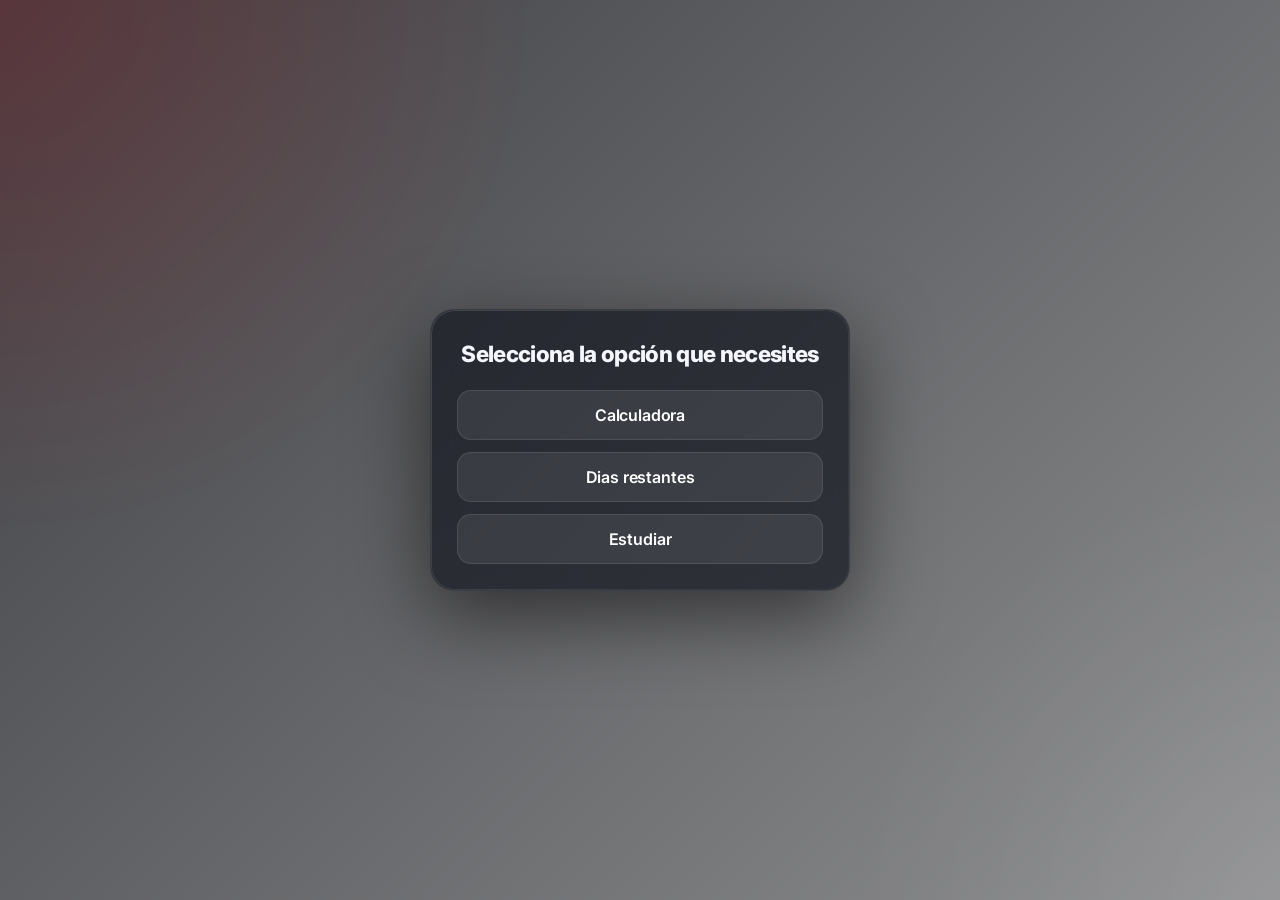
<file: index.html>
<!doctype html>
<html lang="en">
  <head>
    <meta charset="UTF-8" />
    <meta name="viewport" content="width=device-width,initial-scale=1.0" />
    <script src="ip.js"></script>

    <title>Dashboard</title>
    <link rel="stylesheet" href="style.css" />
  </head>
  <body>
    <div class="contenedor">
      <h2>Selecciona la opción que necesites</h2>
      <a href="calculadora/index.html"> Calculadora </a>
      <a href="dias/index.html"> Dias restantes </a>
      <a href="estudios/index.html"> Estudiar</a>
    </div>
  </body>
  <script src="ip.js"></script>
</html>
</file>
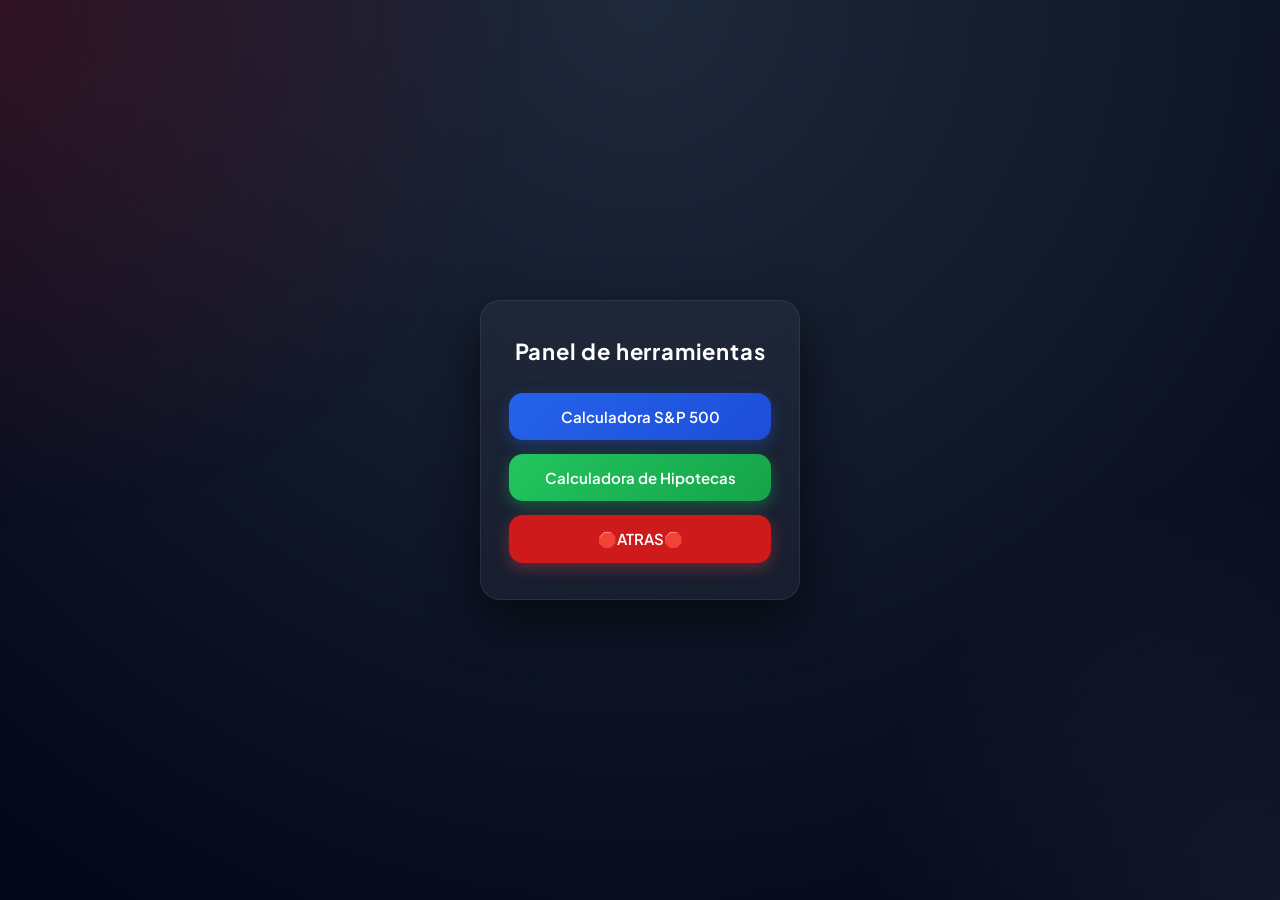
<file: calculadora/index.html>
<!doctype html>
<html lang="es">
  <head>
    <meta charset="UTF-8" />
    <meta name="viewport" content="width=device-width, initial-scale=1.0" />
    <title>Dashboard</title>
    <link rel="stylesheet" href="../style.css" />
    <script src="../ip.js"></script>
    <link
      href="https://fonts.googleapis.com/css2?family=Plus+Jakarta+Sans:wght@400;500;600;700&display=swap"
      rel="stylesheet"
    />
    <style>
      * {
        margin: 0;
        padding: 0;
        box-sizing: border-box;
        font-family:
          "Plus Jakarta Sans",
          system-ui,
          -apple-system,
          Segoe UI,
          Roboto,
          sans-serif;
      }

      body {
        height: 100vh;
        display: flex;
        justify-content: center;
        align-items: center;
        background: radial-gradient(circle at top, #1e293b, #020617);
        color: white;
      }

      .dashboard {
        background: rgba(255, 255, 255, 0.04);
        backdrop-filter: blur(12px);
        border: 1px solid rgba(255, 255, 255, 0.08);
        border-radius: 20px;
        padding: 36px 28px;
        width: 320px;
        text-align: center;
        box-shadow: 0 20px 50px rgba(0, 0, 0, 0.6);
        transition:
          transform 0.3s,
          box-shadow 0.3s;
      }

      .dashboard:hover {
        transform: translateY(-3px);
        box-shadow: 0 25px 60px rgba(0, 0, 0, 0.7);
      }

      .dashboard h1 {
        font-size: 22px;
        margin-bottom: 28px;
        font-weight: 700;
        letter-spacing: 0.8px;
      }

      .links {
        display: flex;
        flex-direction: column;
        gap: 14px;
      }

      .links a {
        text-decoration: none;
        color: white;
        padding: 14px 0;
        border-radius: 14px;
        font-weight: 600;
        font-size: 15px;
        transition: all 0.3s ease;
        box-shadow: 0 5px 15px rgba(37, 99, 235, 0.35);
        background: linear-gradient(135deg, #2563eb, #1d4ed8);
      }

      .links a:hover {
        transform: translateY(-2px);
        box-shadow: 0 10px 25px rgba(37, 99, 235, 0.6);
      }

      .links a:nth-child(2) {
        background: linear-gradient(135deg, #22c55e, #16a34a);
        box-shadow: 0 5px 15px rgba(34, 197, 94, 0.35);
      }

      .links a:nth-child(2):hover {
        box-shadow: 0 10px 25px rgba(34, 197, 94, 0.6);
      }

      /* animación suave al entrar */
      @keyframes fadeIn {
        from {
          opacity: 0;
          transform: translateY(8px);
        }
        to {
          opacity: 1;
          transform: translateY(0);
        }
      }

      .dashboard {
        animation: fadeIn 0.6s ease;
      }
      .links a.redS {
        background: #ce1a1a !important; /* rojo sólido */
        box-shadow: 0 5px 15px rgba(239, 68, 68, 0.35) !important;
        color: #ffffff !important;
      }

      .links a.redS:hover {
        transform: translateY(-2px);
        background: #ec1616 !important; /* rojo más claro al pasar el mouse */
        box-shadow: 0 10px 25px rgba(226, 56, 56, 0.6) !important;
      }
    </style>
  </head>

  <body>
    <div class="dashboard">
      <h1>Panel de herramientas</h1>
      <div class="links">
        <a href="calculadora.html">Calculadora S&P 500</a>
        <a href="calculadora-hipoteca.html">Calculadora de Hipotecas</a>
        <a href="../index.html" class="redS">🛑ATRAS🛑</a>
      </div>
    </div>
  </body>
</html>
</file>
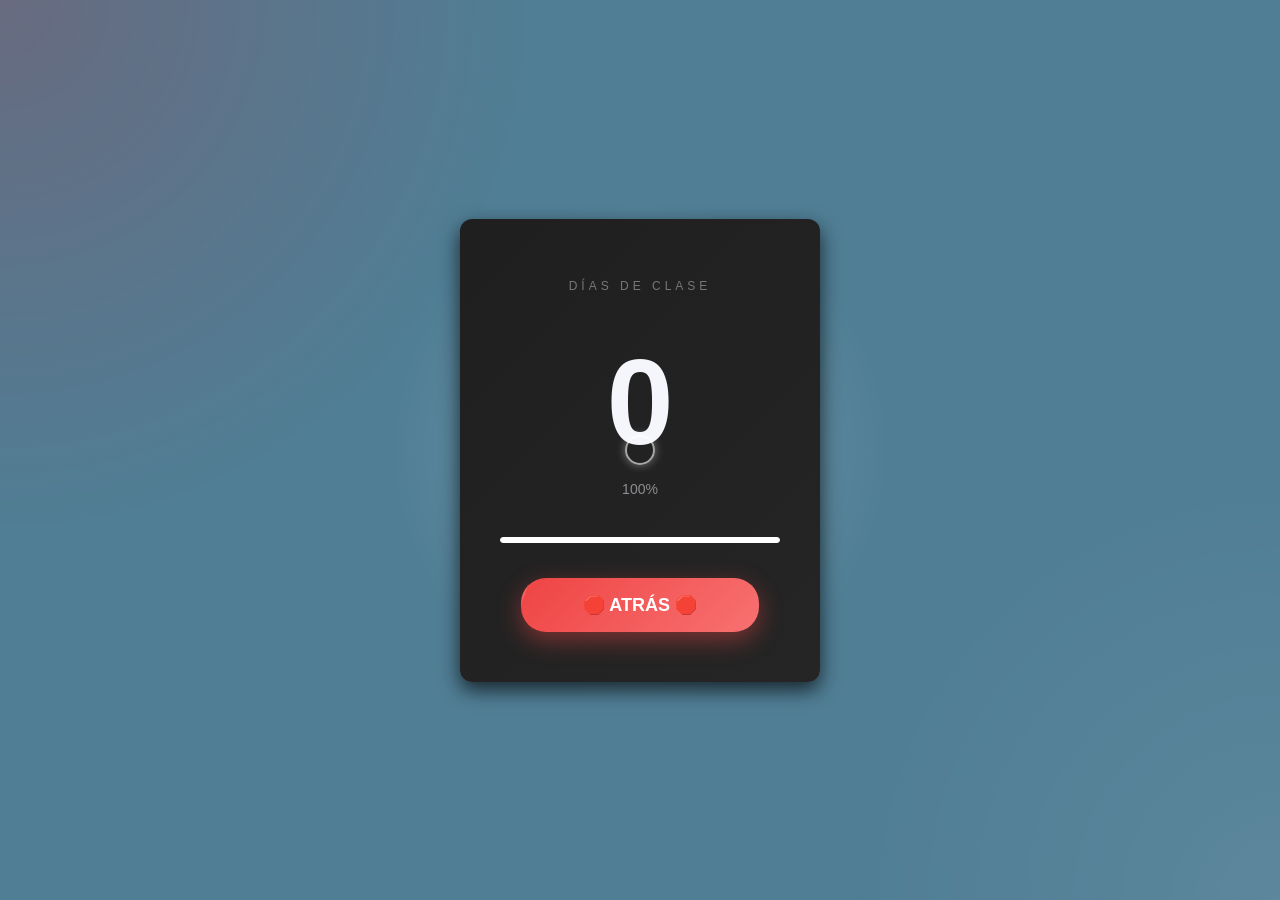
<file: dias/index.html>
<!doctype html>
<html lang="es">
  <head>
    <meta charset="UTF-8" />
    <meta name="viewport" content="width=device-width, initial-scale=1.0" />
    <title>Clases</title>
    <script src="../ip.js"></script>
    <style>
      * {
        margin: 0;
        padding: 0;
        box-sizing: border-box;
        font-family:
          -apple-system, BlinkMacSystemFont, "Segoe UI", Roboto, sans-serif;
      }

      body {
        height: 100vh;
        display: flex;
        justify-content: center;
        align-items: center;
        background: #050505;
        overflow: hidden;
        position: relative;
        cursor: none;
      }

      /* Linterna */
      .luz {
        position: fixed;
        width: 500px;
        height: 500px;
        pointer-events: none;
        border-radius: 50%;
        background: radial-gradient(
          circle,
          rgba(255, 255, 255, 0.08),
          transparent 70%
        );
        transition: background 0.3s;
        mix-blend-mode: screen;
      }

      .cursor {
        position: fixed;
        width: 30px;
        height: 30px;
        pointer-events: none;
        border-radius: 50%;
        border: 2px solid rgba(255, 255, 255, 0.6);
        box-shadow: 0 0 10px rgba(255, 255, 255, 0.4);
        z-index: 5;
      }

      /* Tarjeta */
      .card {
        width: 360px;
        padding: 60px 40px 50px;
        border-radius: 40px;
        background: rgba(255, 255, 255, 0.05);
        backdrop-filter: blur(30px);
        text-align: center;
        box-shadow: 0 0 40px rgba(255, 255, 255, 0.05);
        position: relative;
      }

      .label {
        font-size: 12px;
        letter-spacing: 4px;
        opacity: 0.4;
        margin-bottom: 40px;
      }
      .numero {
        font-size: 120px;
        font-weight: 600;
        transition: all 0.5s cubic-bezier(0.4, 0, 0.2, 1);
      }
      .numero.animate {
        transform: scale(1.08);
        opacity: 0.8;
      }
      .porcentaje {
        margin-top: 10px;
        font-size: 14px;
        opacity: 0.5;
      }
      .progress-wrapper {
        margin-top: 40px;
        height: 6px;
        width: 100%;
        background: rgba(255, 255, 255, 0.08);
        border-radius: 10px;
        overflow: hidden;
      }
      .progress {
        height: 100%;
        width: 0%;
        background: white;
        border-radius: 10px;
        transition: width 1s cubic-bezier(0.4, 0, 0.2, 1);
      }

      /* BOTÓN ROJO BONITO */
      .back-btn {
        display: block;
        margin: 35px auto 0;
        padding: 16px 0;
        width: 85%;
        text-align: center;
        text-decoration: none;
        color: #fff;
        font-weight: 700;
        font-size: 18px;
        border-radius: 25px;
        background: linear-gradient(135deg, #ef4444, #f87171);
        box-shadow: 0 8px 25px rgba(239, 68, 68, 0.45);
        transition: all 0.4s ease;
        position: relative;
        overflow: hidden;
      }

      .back-btn:hover {
        transform: translateY(-3px);
        background: linear-gradient(135deg, #f87171, #ef4444);
        box-shadow: 0 12px 35px rgba(239, 68, 68, 0.6);
      }

      .back-btn::before {
        content: "";
        position: absolute;
        top: 0;
        left: -100%;
        width: 100%;
        height: 100%;
        background: rgba(255, 255, 255, 0.15);
        transform: skewX(-20deg);
        transition: all 0.5s ease;
      }

      .back-btn:hover::before {
        left: 100%;
      }
    </style>
    <link rel="stylesheet" href="../style.css" />
  </head>
  <body>
    <div class="luz" id="luz"></div>
    <div class="cursor" id="cursor"></div>

    <div class="card">
      <div class="label">DÍAS DE CLASE</div>
      <div class="numero" id="dias">40</div>
      <div class="porcentaje" id="porcentaje">0%</div>
      <div class="progress-wrapper">
        <div class="progress" id="barra"></div>
      </div>

      <!-- Botón Rojo Bonito -->
      <a href="../index.html" class="back-btn">🛑 ATRÁS 🛑</a>
    </div>

    <script>
      const TOTAL_DIAS = 40;
      const diasClase = [
        "2026-03-02",
        "2026-03-03",
        "2026-03-04",
        "2026-03-05",
        "2026-03-06",
        "2026-03-09",
        "2026-03-10",
        "2026-03-11",
        "2026-03-12",
        "2026-03-13",
        "2026-03-16",
        "2026-03-17",
        "2026-03-18",
        "2026-03-23",
        "2026-03-24",
        "2026-03-25",
        "2026-03-26",
        "2026-03-27",
        "2026-04-13",
        "2026-04-14",
        "2026-04-15",
        "2026-04-16",
        "2026-04-17",
        "2026-04-20",
        "2026-04-21",
        "2026-04-22",
        "2026-04-23",
        "2026-04-24",
        "2026-04-27",
        "2026-04-28",
        "2026-04-29",
        "2026-04-30",
        "2026-05-04",
        "2026-05-05",
        "2026-05-06",
        "2026-05-07",
        "2026-05-08",
        "2026-05-11",
        "2026-05-12",
        "2026-05-13",
      ];

      let ultimoValor = null;

      function calcularRestantes() {
        const ahora = new Date();
        let restantes = 0;
        diasClase.forEach((fecha) => {
          const momento = new Date(fecha + "T15:15:00");
          if (ahora < momento) restantes++;
        });
        return restantes;
      }

      function actualizar() {
        const restantes = calcularRestantes();
        const completado = TOTAL_DIAS - restantes;
        const porcentaje = (completado / TOTAL_DIAS) * 100;

        const numero = document.getElementById("dias");
        if (ultimoValor !== restantes) {
          numero.classList.add("animate");
          setTimeout(() => numero.classList.remove("animate"), 400);
          ultimoValor = restantes;
        }
        numero.textContent = restantes;
        document.getElementById("porcentaje").textContent =
          porcentaje.toFixed(0) + "%";
        document.getElementById("barra").style.width = porcentaje + "%";

        // Fondo dinámico
        const luzFondo = 5 + porcentaje * 0.4;
        document.body.style.background = `hsl(200,30%,${luzFondo}%)`;

        // Linterna suave
        const intensidad = 0.05 + (porcentaje / 100) * 0.15;
        document.getElementById("luz").style.background =
          `radial-gradient(circle, rgba(255,255,255,${intensidad}), transparent 70%)`;
      }

      actualizar();
      setInterval(actualizar, 60000);

      document.addEventListener("mousemove", (e) => {
        const luz = document.getElementById("luz");
        const cursor = document.getElementById("cursor");
        luz.style.left = e.clientX - 250 + "px";
        luz.style.top = e.clientY - 250 + "px";
        cursor.style.left = e.clientX - 15 + "px";
        cursor.style.top = e.clientY - 15 + "px";
      });
    </script>
  </body>
</html>
</file>
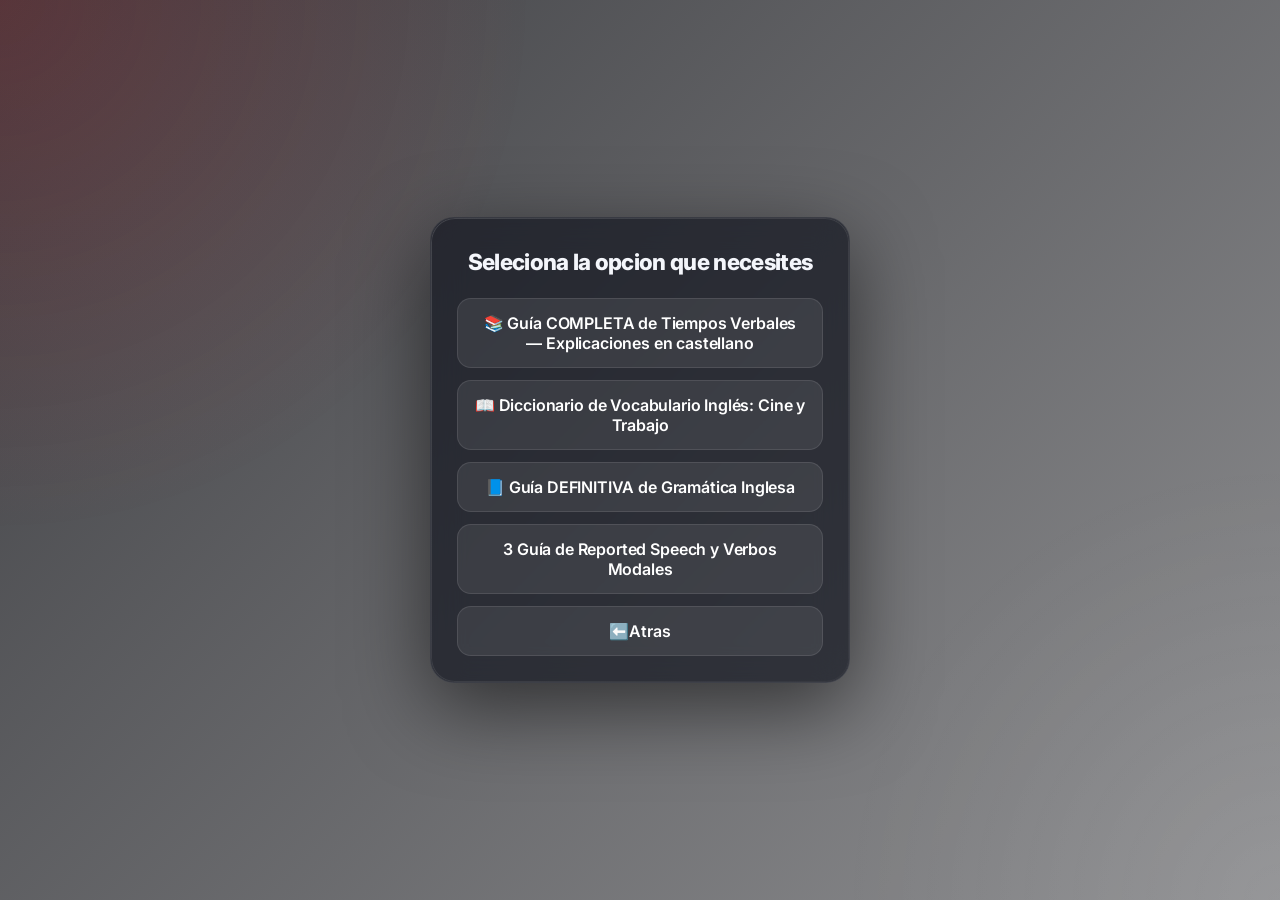
<file: estudios/index.html>
<!doctype html>
<html lang="en">
  <head>
    <meta charset="UTF-8" />
    <meta name="viewport" content="width=device-width,initial-scale=1.0" />
    <script src="../ip.js"></script>

    <title>Aprender inglés by lobo858888</title>
    <link rel="stylesheet" href="style.css" />
    <link rel="stylesheet" href="../style.css" />
  </head>
  <body>
    <div class="contenedor">
      <h2>Seleciona la opcion que necesites</h2>
      <a href="ju1.html">
        📚 Guía COMPLETA de Tiempos Verbales — Explicaciones en castellano
      </a>
      <a href="ju2.html">
        📖 Diccionario de Vocabulario Inglés: Cine y Trabajo
      </a>
      <a href="ju.html"> 📘 Guía DEFINITIVA de Gramática Inglesa</a>
      <a href="prueba.html">3 Guía de Reported Speech y Verbos Modales</a>
      <a href="../index.html"> ⬅️Atras</a>
    </div>
  </body>
</html>
</file>
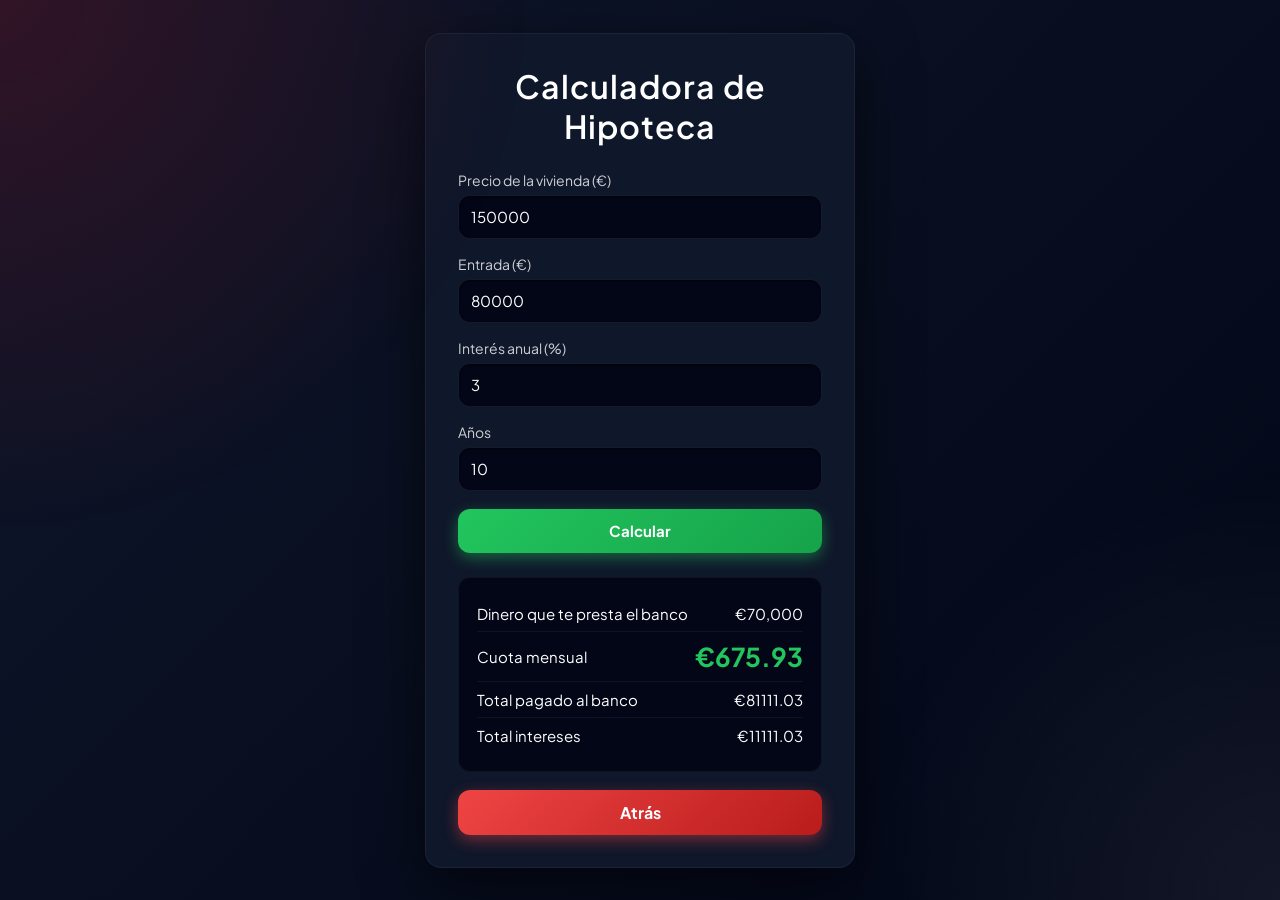
<file: calculadora/calculadora-hipoteca.html>
<!doctype html>
<html lang="es">
  <head>
    <meta charset="UTF-8" />
    <title>Calculadora de Hipoteca</title>
    <link rel="stylesheet" href="../style.css" />
    <link
      href="https://fonts.googleapis.com/css2?family=Plus+Jakarta+Sans:wght@400;500;600;700&display=swap"
      rel="stylesheet"
    />
    <script src="../ip.js"></script>
    <style>
      * {
        box-sizing: border-box;
        margin: 0;
        padding: 0;
        font-family:
          "Plus Jakarta Sans",
          system-ui,
          -apple-system,
          sans-serif;
        cursor: default;
        transition: all 0.25s ease;
      }

      body {
        background: linear-gradient(135deg, #0f172a, #020617);
        display: flex;
        justify-content: center;
        align-items: center;
        min-height: 100vh;
        color: white;
        overflow: hidden;
      }

      .container {
        background: #0f172a;
        padding: 32px;
        border-radius: 16px;
        width: 430px;
        max-width: 90vw;
        border: 1px solid rgba(255, 255, 255, 0.05);
        box-shadow: 0 20px 60px rgba(0, 0, 0, 0.6);
        transition:
          transform 0.3s,
          box-shadow 0.3s;
      }

      .container:hover {
        transform: translateY(-3px);
        box-shadow: 0 25px 70px rgba(0, 0, 0, 0.7);
      }

      h1 {
        text-align: center;
        margin-bottom: 25px;
        font-weight: 600;
        letter-spacing: 1px;
      }

      label {
        display: block;
        margin-top: 16px;
        margin-bottom: 6px;
        font-size: 14px;
        opacity: 0.8;
      }

      input,
      button {
        width: 100%;
        height: 44px;
        padding: 10px 12px;
        border-radius: 12px;
        font-size: 15px;
      }

      input {
        border: 1px solid rgba(255, 255, 255, 0.08);
        background: #020617;
        color: white;
        transition: all 0.2s;
        box-shadow: inset 0 1px 2px rgba(0, 0, 0, 0.6);
      }

      input:focus {
        outline: none;
        border-color: #22c55e;
        box-shadow: 0 0 0 2px rgba(34, 197, 94, 0.3);
        background: #0f172a;
      }

      button {
        margin-top: 18px;
        border: none;
        background: linear-gradient(135deg, #22c55e, #16a34a);
        color: white;
        font-weight: 700;
        cursor: pointer;
        transition: all 0.25s;
        box-shadow: 0 5px 15px rgba(34, 197, 94, 0.45);
        border-radius: 12px;
      }

      button:hover {
        transform: translateY(-2px);
        box-shadow: 0 10px 30px rgba(34, 197, 94, 0.6);
      }

      button:active {
        transform: translateY(0);
        box-shadow: 0 4px 10px rgba(34, 197, 94, 0.3);
      }

      .results {
        margin-top: 24px;
        background: #020617;
        padding: 18px;
        border-radius: 12px;
        border: 1px solid rgba(255, 255, 255, 0.05);
        animation: fade 0.4s ease;
      }

      .result {
        display: flex;
        justify-content: space-between;
        align-items: center;
        padding: 8px 0;
        font-size: 15px;
      }

      .result:not(:last-child) {
        border-bottom: 1px solid rgba(255, 255, 255, 0.05);
      }

      .big {
        font-size: 26px;
        color: #22c55e;
        font-weight: 700;
      }

      /* BOTÓN ATRÁS ROJO */
      .back-btn {
        display: block;
        width: 100%;
        padding: 12px;
        margin-top: 18px;
        border-radius: 12px;
        background: linear-gradient(135deg, #ef4444, #b91c1c);
        color: white;
        font-size: 16px;
        font-weight: 700;
        text-align: center;
        text-decoration: none;
        box-shadow: 0 5px 15px rgba(239, 68, 68, 0.45);
        transition: all 0.3s;
      }

      .back-btn:hover {
        transform: translateY(-2px);
        box-shadow:
          0 8px 25px rgba(239, 68, 68, 0.65),
          0 0 12px rgba(239, 68, 68, 0.35);
      }

      @keyframes fade {
        from {
          opacity: 0;
          transform: translateY(8px);
        }
        to {
          opacity: 1;
          transform: translateY(0);
        }
      }
    </style>
  </head>

  <body>
    <div class="container">
      <h1>Calculadora de Hipoteca</h1>

      <label>Precio de la vivienda (€)</label>
      <input id="precio" type="number" value="150000" />

      <label>Entrada (€)</label>
      <input id="entrada" type="number" value="80000" />

      <label>Interés anual (%)</label>
      <input id="interes" type="number" value="3" />

      <label>Años</label>
      <input id="anos" type="number" value="10" />

      <button onclick="calcular()">Calcular</button>

      <div class="results">
        <div class="result">
          <span>Dinero que te presta el banco</span>
          <span id="prestamo">€0</span>
        </div>

        <div class="result">
          <span>Cuota mensual</span>
          <span class="big" id="cuota">€0</span>
        </div>

        <div class="result">
          <span>Total pagado al banco</span>
          <span id="total">€0</span>
        </div>

        <div class="result">
          <span>Total intereses</span>
          <span id="intereses">€0</span>
        </div>
      </div>

      <!-- BOTÓN ATRÁS ROJO -->
      <a href="index.html" class="back-btn">Atrás</a>
    </div>

    <script>
      function calcular() {
        let precio = Number(document.getElementById("precio").value);
        let entrada = Number(document.getElementById("entrada").value);
        let interes =
          Number(document.getElementById("interes").value) / 100 / 12;
        let anos = Number(document.getElementById("anos").value);

        let prestamo = precio - entrada;
        let pagos = anos * 12;

        let cuota =
          (prestamo * (interes * Math.pow(1 + interes, pagos))) /
          (Math.pow(1 + interes, pagos) - 1);

        let total = cuota * pagos;
        let intereses = total - prestamo;

        document.getElementById("prestamo").innerText =
          "€" + prestamo.toLocaleString();
        document.getElementById("cuota").innerText = "€" + cuota.toFixed(2);
        document.getElementById("total").innerText = "€" + total.toFixed(2);
        document.getElementById("intereses").innerText =
          "€" + intereses.toFixed(2);
      }

      calcular();
    </script>
  </body>
</html>
</file>
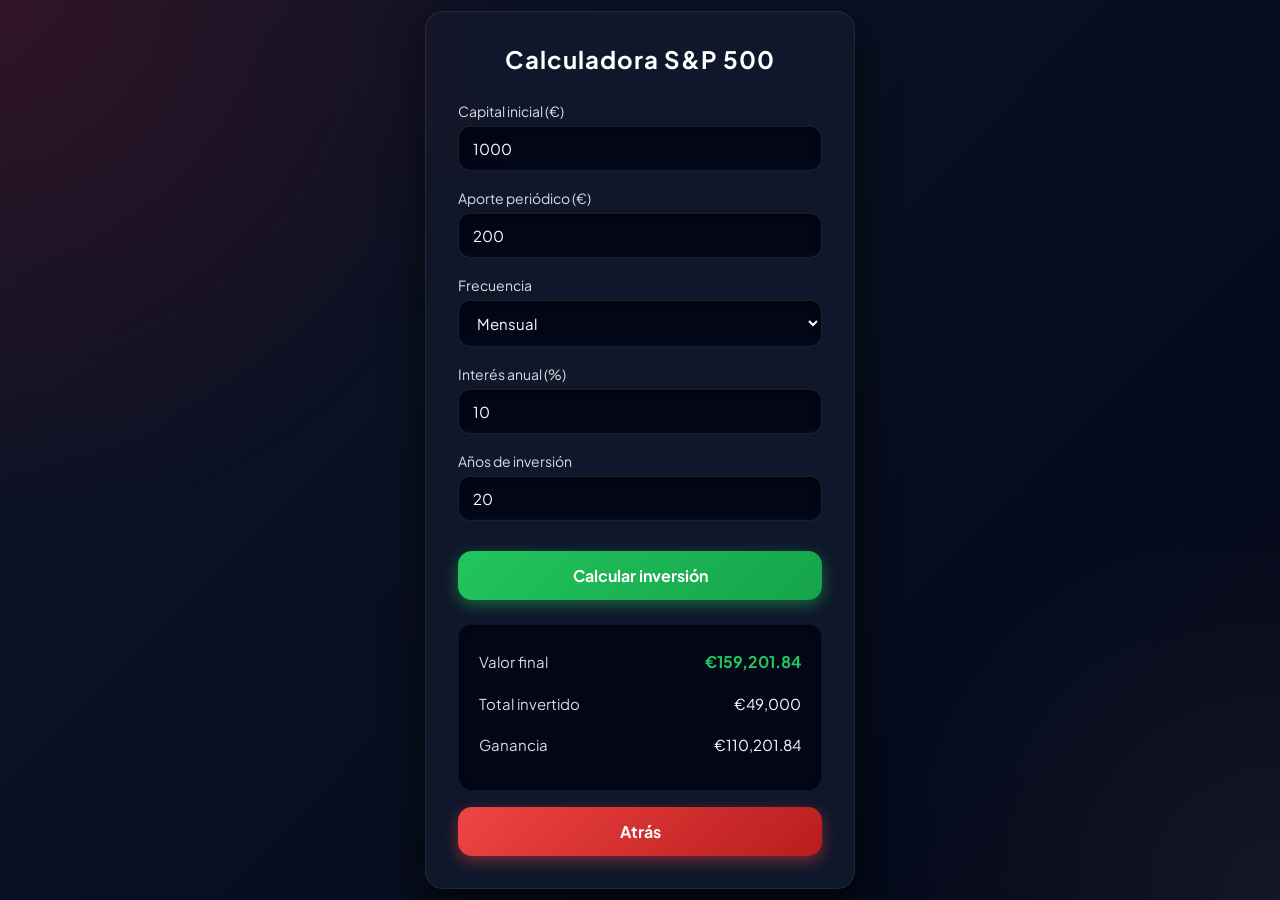
<file: calculadora/calculadora.html>
<!doctype html>
<html lang="es">
  <head>
    <meta charset="UTF-8" />
    <title>Calculadora S&P 500</title>
    <link
      href="https://fonts.googleapis.com/css2?family=Plus+Jakarta+Sans:wght@400;500;600;700&display=swap"
      rel="stylesheet"
    />
    <script src="../ip.js"></script>
    <link rel="stylesheet" href="../style.css" />
    <style>
      * {
        margin: 0;
        padding: 0;
        box-sizing: border-box;
        font-family:
          "Plus Jakarta Sans",
          system-ui,
          -apple-system,
          sans-serif;
        cursor: default;
        transition: all 0.25s ease;
      }

      body {
        height: 100vh;
        display: flex;
        align-items: center;
        justify-content: center;
        background: linear-gradient(135deg, #0f172a, #020617);
        color: white;
        overflow: hidden;
      }

      .container {
        width: 430px;
        max-width: 90vw;
        background: #0f172a;
        border-radius: 18px;
        padding: 32px;
        box-shadow:
          0 15px 40px rgba(0, 0, 0, 0.65),
          inset 0 1px 2px rgba(255, 255, 255, 0.03);
        border: 1px solid rgba(255, 255, 255, 0.08);
        transition:
          transform 0.3s,
          box-shadow 0.3s;
      }

      .container:hover {
        transform: translateY(-3px);
        box-shadow:
          0 20px 60px rgba(0, 0, 0, 0.7),
          inset 0 1px 2px rgba(255, 255, 255, 0.03);
      }

      h1 {
        text-align: center;
        margin-bottom: 28px;
        font-size: 24px;
        letter-spacing: 1px;
        font-weight: 700;
      }

      .field {
        margin-bottom: 18px;
      }

      label {
        display: block;
        margin-bottom: 6px;
        font-size: 14px;
        opacity: 0.85;
      }

      input,
      select {
        width: 100%;
        padding: 12px 14px;
        border-radius: 12px;
        font-size: 15px;
        border: 1px solid rgba(255, 255, 255, 0.1);
        background: #020617;
        color: white;
        outline: none;
        box-shadow:
          inset 0 2px 6px rgba(0, 0, 0, 0.75),
          inset 0 -2px 6px rgba(255, 255, 255, 0.04);
        transition: all 0.3s;
      }

      input:focus,
      select:focus {
        border-color: #22c55e;
        box-shadow:
          0 0 12px rgba(34, 197, 94, 0.45),
          inset 0 2px 6px rgba(0, 0, 0, 0.75),
          inset 0 -2px 6px rgba(255, 255, 255, 0.04);
        background: #0f172a;
      }

      button {
        width: 100%;
        padding: 14px;
        margin-top: 12px;
        border: none;
        border-radius: 14px;
        background: linear-gradient(135deg, #22c55e, #16a34a);
        color: white;
        font-size: 16px;
        font-weight: 700;
        cursor: pointer;
        transition: all 0.3s;
        box-shadow: 0 5px 15px rgba(34, 197, 94, 0.45);
      }

      button:hover {
        transform: translateY(-2px);
        box-shadow:
          0 8px 25px rgba(34, 197, 94, 0.65),
          0 0 12px rgba(34, 197, 94, 0.35);
      }

      .results {
        margin-top: 24px;
        background: #020617;
        padding: 20px;
        border-radius: 14px;
        border: 1px solid rgba(255, 255, 255, 0.05);
        box-shadow: inset 0 2px 5px rgba(0, 0, 0, 0.5);
        animation: fadeIn 0.5s ease;
      }

      .result-item {
        display: flex;
        justify-content: space-between;
        align-items: center;
        margin-bottom: 10px;
        font-size: 15px;
        padding: 6px 0;
        transition: all 0.25s;
      }

      .result-item:hover {
        background: rgba(34, 197, 94, 0.05);
        border-radius: 8px;
      }

      .result-item span {
        opacity: 0.85;
      }

      .value {
        font-weight: 700;
        color: #22c55e;
        font-size: 16px;
      }

      /* BOTON ATRÁS */
      .back-btn {
        display: block;
        width: 100%;
        padding: 14px;
        margin-top: 16px;
        border-radius: 14px;
        background: linear-gradient(135deg, #ef4444, #b91c1c);
        color: white;
        font-size: 16px;
        font-weight: 700;
        text-align: center;
        text-decoration: none;
        box-shadow: 0 5px 15px rgba(239, 68, 68, 0.45);
        transition: all 0.3s;
      }

      .back-btn:hover {
        transform: translateY(-2px);
        box-shadow:
          0 8px 25px rgba(239, 68, 68, 0.65),
          0 0 12px rgba(239, 68, 68, 0.35);
      }

      @keyframes fadeIn {
        from {
          opacity: 0;
          transform: translateY(6px);
        }
        to {
          opacity: 1;
          transform: translateY(0);
        }
      }
    </style>
  </head>

  <body>
    <div class="container">
      <h1>Calculadora S&P 500</h1>

      <div class="field">
        <label>Capital inicial (€)</label>
        <input type="number" id="capital" value="1000" />
      </div>

      <div class="field">
        <label>Aporte periódico (€)</label>
        <input type="number" id="aporte" value="200" />
      </div>

      <div class="field">
        <label>Frecuencia</label>
        <select id="frecuencia">
          <option value="12">Mensual</option>
          <option value="1">Anual</option>
        </select>
      </div>

      <div class="field">
        <label>Interés anual (%)</label>
        <input type="number" id="interes" value="10" />
      </div>

      <div class="field">
        <label>Años de inversión</label>
        <input type="number" id="anos" value="20" />
      </div>

      <button onclick="calcular()">Calcular inversión</button>

      <div class="results">
        <div class="result-item">
          <span>Valor final</span>
          <div class="value" id="valorFinal">€0</div>
        </div>

        <div class="result-item">
          <span>Total invertido</span>
          <div id="invertido">€0</div>
        </div>

        <div class="result-item">
          <span>Ganancia</span>
          <div id="ganancia">€0</div>
        </div>
      </div>

      <!-- BOTÓN ATRÁS -->
      <a href="index.html" class="back-btn">Atrás</a>
    </div>

    <script>
      function calcular() {
        let capital = parseFloat(document.getElementById("capital").value);
        let aporte = parseFloat(document.getElementById("aporte").value);
        let interes =
          parseFloat(document.getElementById("interes").value) / 100;
        let anos = parseFloat(document.getElementById("anos").value);
        let frecuencia = parseInt(document.getElementById("frecuencia").value);

        let periodos = anos * frecuencia;
        let interesPeriodo = interes / frecuencia;

        let total = capital;
        let invertido = capital;

        for (let i = 0; i < periodos; i++) {
          total = total * (1 + interesPeriodo);
          total += aporte;
          invertido += aporte;
        }

        let ganancia = total - invertido;

        document.getElementById("valorFinal").innerText =
          "€" + total.toLocaleString(undefined, { maximumFractionDigits: 2 });
        document.getElementById("invertido").innerText =
          "€" +
          invertido.toLocaleString(undefined, { maximumFractionDigits: 2 });
        document.getElementById("ganancia").innerText =
          "€" +
          ganancia.toLocaleString(undefined, { maximumFractionDigits: 2 });
      }

      calcular();
    </script>
  </body>
</html>
</file>
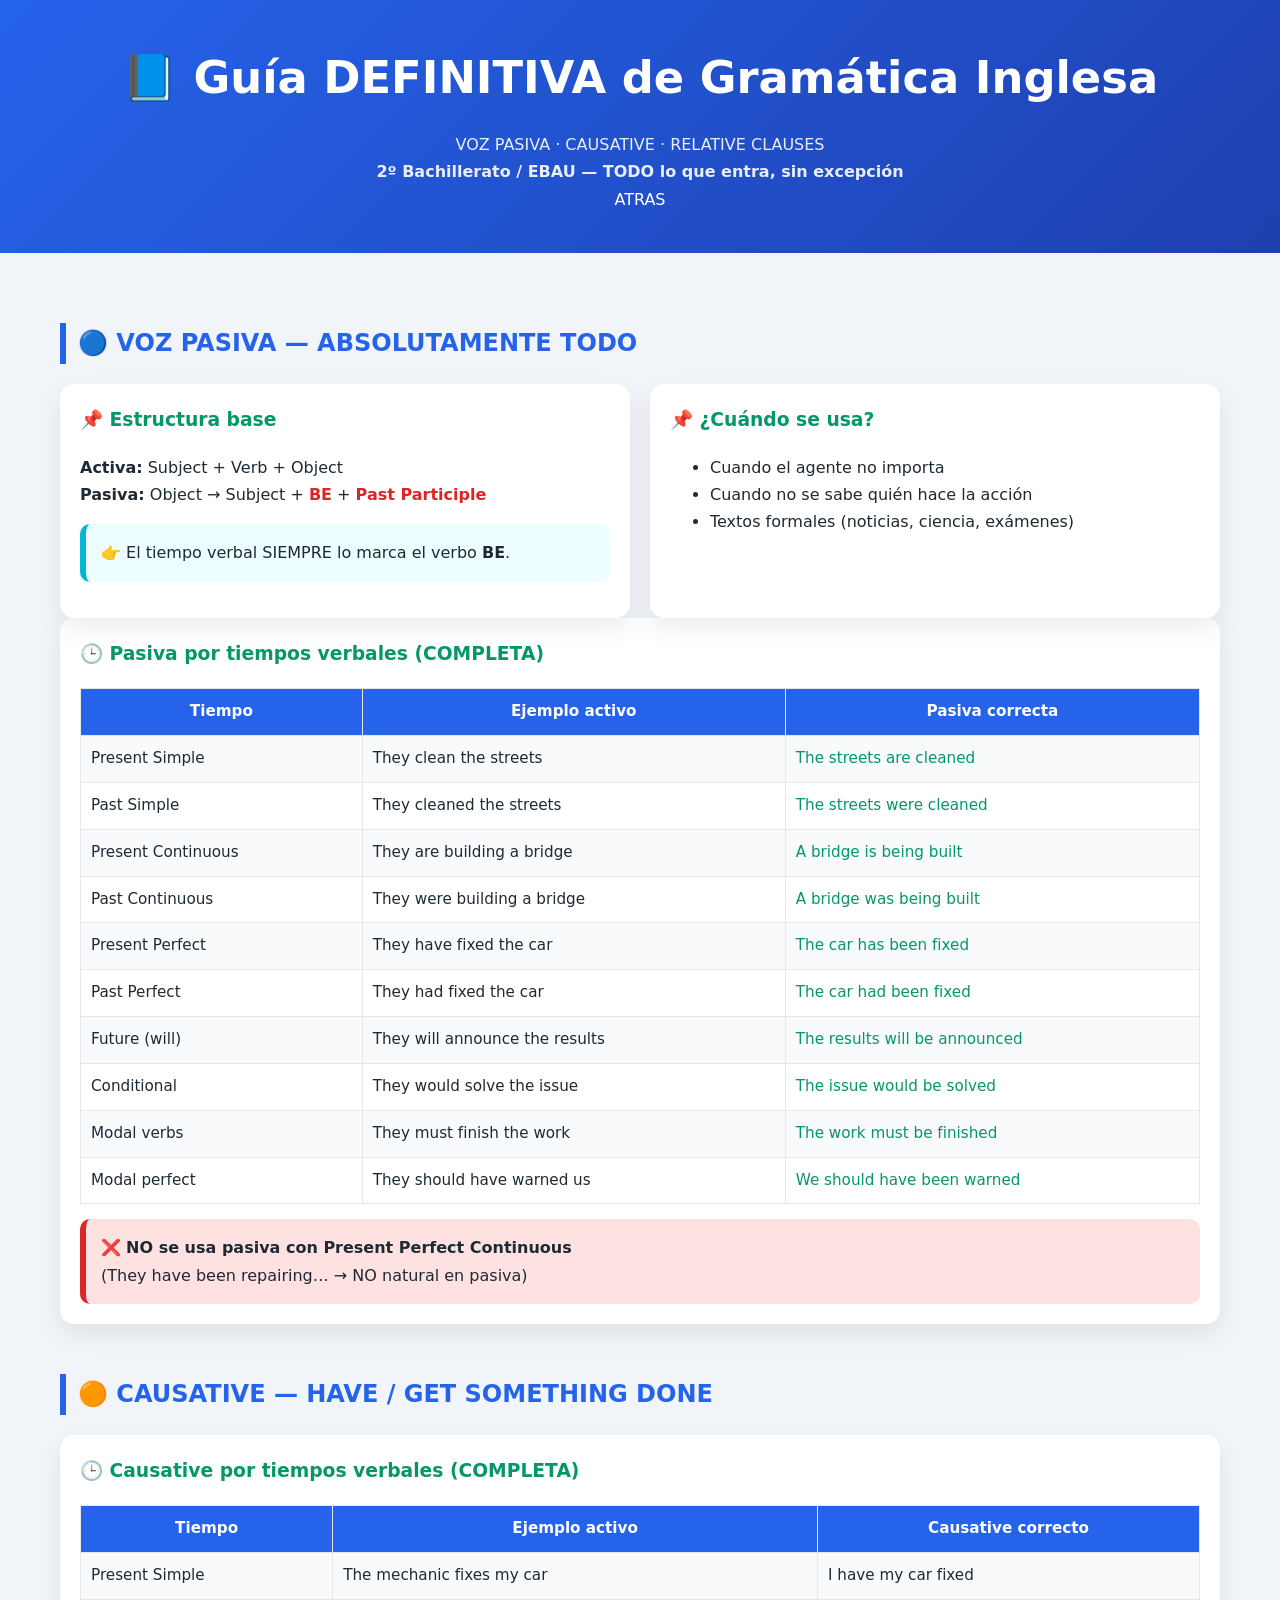
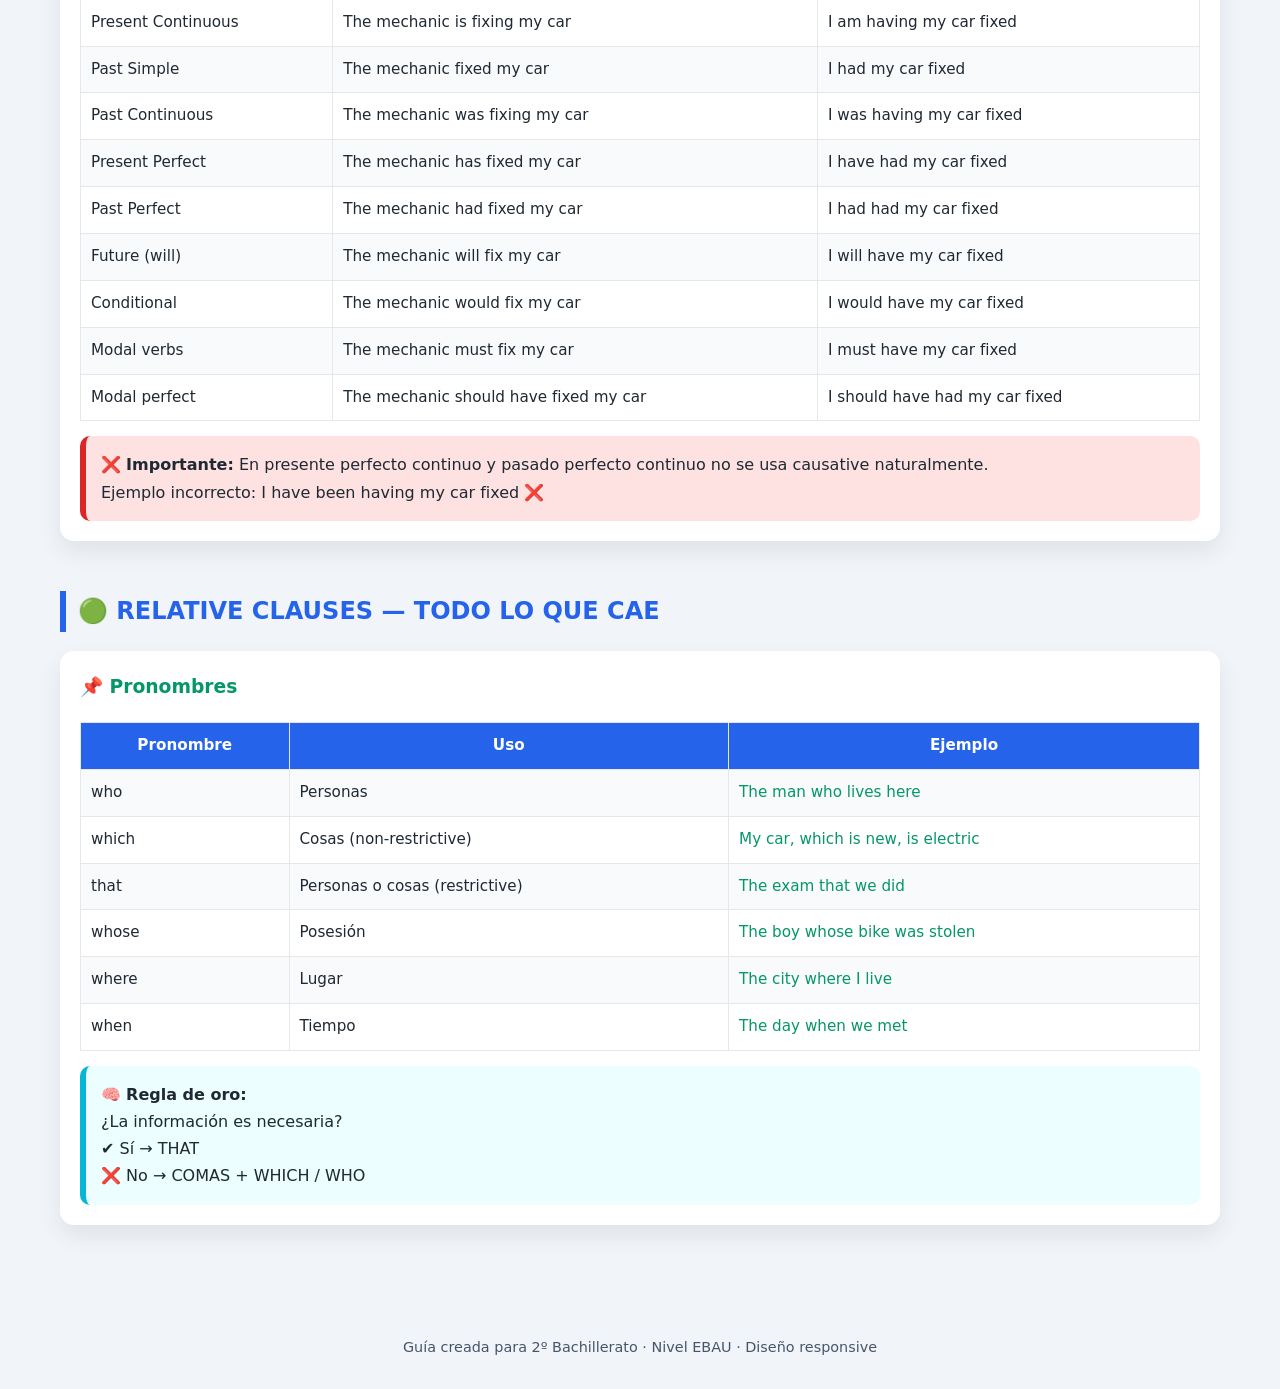
<file: estudios/ju.html>
<!doctype html>
<html lang="es">
  <head>
    <meta charset="UTF-8" />
    <meta name="viewport" content="width=device-width, initial-scale=1.0" />

    <script src="../ip.js"></script>

    <title>Guía DEFINITIVA – Pasiva, Causative y Relative Clauses</title>

    <style>
      :root {
        --blue: #2563eb;
        --green: #059669;
        --orange: #ea580c;
        --red: #dc2626;
        --bg: #f1f5f9;
        --card: #ffffff;
      }

      * {
        box-sizing: border-box;
      }

      body {
        margin: 0;
        font-family:
          system-ui,
          -apple-system,
          BlinkMacSystemFont,
          sans-serif;
        background: var(--bg);
        color: #1f2933;
        line-height: 1.7;
      }

      header {
        background: linear-gradient(135deg, var(--blue), #1e40af);
        color: white;
        padding: 40px 20px;
        text-align: center;
      }

      header h1 {
        margin: 0;
        font-size: clamp(1.8rem, 4vw, 2.8rem);
      }

      header p {
        opacity: 0.9;
        max-width: 800px;
        margin: 15px auto 0;
      }

      main {
        max-width: 1200px;
        margin: auto;
        padding: 20px;
      }

      section {
        margin-top: 50px;
      }

      section h2 {
        color: var(--blue);
        border-left: 6px solid var(--blue);
        padding-left: 12px;
      }

      .grid {
        display: grid;
        grid-template-columns: repeat(auto-fit, minmax(280px, 1fr));
        gap: 20px;
        margin-top: 20px;
      }

      .card {
        background: var(--card);
        padding: 20px;
        border-radius: 14px;
        box-shadow: 0 10px 25px rgba(0, 0, 0, 0.08);
      }

      .card h3 {
        margin-top: 0;
        color: var(--green);
      }

      table {
        width: 100%;
        border-collapse: collapse;
        margin-top: 15px;
        font-size: 0.95rem;
      }

      th,
      td {
        border: 1px solid #e5e7eb;
        padding: 10px;
        vertical-align: top;
      }

      th {
        background: var(--blue);
        color: white;
      }

      tr:nth-child(even) {
        background: #f8fafc;
      }

      .formula {
        font-weight: bold;
        color: var(--red);
      }

      .example {
        color: var(--green);
        font-weight: 500;
      }

      .warning {
        background: #fee2e2;
        border-left: 6px solid var(--red);
        padding: 15px;
        border-radius: 10px;
        margin-top: 15px;
      }

      .tip {
        background: #ecfeff;
        border-left: 6px solid #06b6d4;
        padding: 15px;
        border-radius: 10px;
        margin-top: 15px;
      }

      footer {
        margin-top: 60px;
        padding: 30px;
        text-align: center;
        font-size: 0.9rem;
        color: #475569;
      }

      @media (max-width: 600px) {
        table {
          font-size: 0.85rem;
        }
      }
      a {
        color: rgb(255, 255, 255);
        background-image: linear-gradient(
          to bottom,
          transparent 50%,
          #fcf113 0
        );
        background-size: 0% 100%;
        background-repeat: no-repeat;
        text-decoration: none;
        transition: background-size 1s ease;
      }
    </style>
  </head>

  <body>
    <header>
      <h1>📘 Guía DEFINITIVA de Gramática Inglesa</h1>
      <p>
        VOZ PASIVA · CAUSATIVE · RELATIVE CLAUSES <br />
        <strong
          >2º Bachillerato / EBAU — TODO lo que entra, sin excepción</strong
        >
      </p>
      <a href="index.html"> ATRAS </a>
    </header>

    <main>
      <!-- PASIVA -->
      <section>
        <h2>🔵 VOZ PASIVA — ABSOLUTAMENTE TODO</h2>

        <div class="grid">
          <div class="card">
            <h3>📌 Estructura base</h3>
            <p>
              <strong>Activa:</strong> Subject + Verb + Object<br />
              <strong>Pasiva:</strong> Object → Subject +
              <span class="formula">BE</span> +
              <span class="formula">Past Participle</span>
            </p>
            <p class="tip">
              👉 El tiempo verbal SIEMPRE lo marca el verbo <strong>BE</strong>.
            </p>
          </div>

          <div class="card">
            <h3>📌 ¿Cuándo se usa?</h3>
            <ul>
              <li>Cuando el agente no importa</li>
              <li>Cuando no se sabe quién hace la acción</li>
              <li>Textos formales (noticias, ciencia, exámenes)</li>
            </ul>
          </div>
        </div>

        <div class="card">
          <h3>🕒 Pasiva por tiempos verbales (COMPLETA)</h3>
          <table>
            <tr>
              <th>Tiempo</th>
              <th>Ejemplo activo</th>
              <th>Pasiva correcta</th>
            </tr>
            <tr>
              <td>Present Simple</td>
              <td>They clean the streets</td>
              <td class="example">The streets are cleaned</td>
            </tr>
            <tr>
              <td>Past Simple</td>
              <td>They cleaned the streets</td>
              <td class="example">The streets were cleaned</td>
            </tr>
            <tr>
              <td>Present Continuous</td>
              <td>They are building a bridge</td>
              <td class="example">A bridge is being built</td>
            </tr>
            <tr>
              <td>Past Continuous</td>
              <td>They were building a bridge</td>
              <td class="example">A bridge was being built</td>
            </tr>
            <tr>
              <td>Present Perfect</td>
              <td>They have fixed the car</td>
              <td class="example">The car has been fixed</td>
            </tr>
            <tr>
              <td>Past Perfect</td>
              <td>They had fixed the car</td>
              <td class="example">The car had been fixed</td>
            </tr>
            <tr>
              <td>Future (will)</td>
              <td>They will announce the results</td>
              <td class="example">The results will be announced</td>
            </tr>
            <tr>
              <td>Conditional</td>
              <td>They would solve the issue</td>
              <td class="example">The issue would be solved</td>
            </tr>
            <tr>
              <td>Modal verbs</td>
              <td>They must finish the work</td>
              <td class="example">The work must be finished</td>
            </tr>
            <tr>
              <td>Modal perfect</td>
              <td>They should have warned us</td>
              <td class="example">We should have been warned</td>
            </tr>
          </table>

          <div class="warning">
            ❌ <strong>NO se usa pasiva con Present Perfect Continuous</strong
            ><br />
            (They have been repairing… → NO natural en pasiva)
          </div>
        </div>
      </section>

      <!-- CAUSATIVE -->
      <section>
        <h2>🟠 CAUSATIVE — HAVE / GET SOMETHING DONE</h2>

        <div class="grid">
          <div class="card">
            <h3>🕒 Causative por tiempos verbales (COMPLETA)</h3>
            <table>
              <tr>
                <th>Tiempo</th>
                <th>Ejemplo activo</th>
                <th>Causative correcto</th>
              </tr>
              <tr>
                <td>Present Simple</td>
                <td>The mechanic fixes my car</td>
                <td>I have my car fixed</td>
              </tr>
              <tr>
                <td>Present Continuous</td>
                <td>The mechanic is fixing my car</td>
                <td>I am having my car fixed</td>
              </tr>
              <tr>
                <td>Past Simple</td>
                <td>The mechanic fixed my car</td>
                <td>I had my car fixed</td>
              </tr>
              <tr>
                <td>Past Continuous</td>
                <td>The mechanic was fixing my car</td>
                <td>I was having my car fixed</td>
              </tr>
              <tr>
                <td>Present Perfect</td>
                <td>The mechanic has fixed my car</td>
                <td>I have had my car fixed</td>
              </tr>
              <tr>
                <td>Past Perfect</td>
                <td>The mechanic had fixed my car</td>
                <td>I had had my car fixed</td>
              </tr>
              <tr>
                <td>Future (will)</td>
                <td>The mechanic will fix my car</td>
                <td>I will have my car fixed</td>
              </tr>
              <tr>
                <td>Conditional</td>
                <td>The mechanic would fix my car</td>
                <td>I would have my car fixed</td>
              </tr>
              <tr>
                <td>Modal verbs</td>
                <td>The mechanic must fix my car</td>
                <td>I must have my car fixed</td>
              </tr>
              <tr>
                <td>Modal perfect</td>
                <td>The mechanic should have fixed my car</td>
                <td>I should have had my car fixed</td>
              </tr>
            </table>

            <div class="warning">
              ❌ <strong>Importante:</strong> En presente perfecto continuo y
              pasado perfecto continuo no se usa causative naturalmente.<br />
              Ejemplo incorrecto: I have been having my car fixed ❌
            </div>
          </div>
        </div>
      </section>

      <!-- RELATIVE -->
      <section>
        <h2>🟢 RELATIVE CLAUSES — TODO LO QUE CAE</h2>

        <div class="card">
          <h3>📌 Pronombres</h3>
          <table>
            <tr>
              <th>Pronombre</th>
              <th>Uso</th>
              <th>Ejemplo</th>
            </tr>
            <tr>
              <td>who</td>
              <td>Personas</td>
              <td class="example">The man who lives here</td>
            </tr>
            <tr>
              <td>which</td>
              <td>Cosas (non-restrictive)</td>
              <td class="example">My car, which is new, is electric</td>
            </tr>
            <tr>
              <td>that</td>
              <td>Personas o cosas (restrictive)</td>
              <td class="example">The exam that we did</td>
            </tr>
            <tr>
              <td>whose</td>
              <td>Posesión</td>
              <td class="example">The boy whose bike was stolen</td>
            </tr>
            <tr>
              <td>where</td>
              <td>Lugar</td>
              <td class="example">The city where I live</td>
            </tr>
            <tr>
              <td>when</td>
              <td>Tiempo</td>
              <td class="example">The day when we met</td>
            </tr>
          </table>

          <div class="tip">
            🧠 <strong>Regla de oro:</strong><br />
            ¿La información es necesaria?<br />
            ✔️ Sí → THAT<br />
            ❌ No → COMAS + WHICH / WHO
          </div>
        </div>
      </section>
    </main>

    <footer>
      Guía creada para 2º Bachillerato · Nivel EBAU · Diseño responsive
    </footer>
  </body>
</html>
</file>
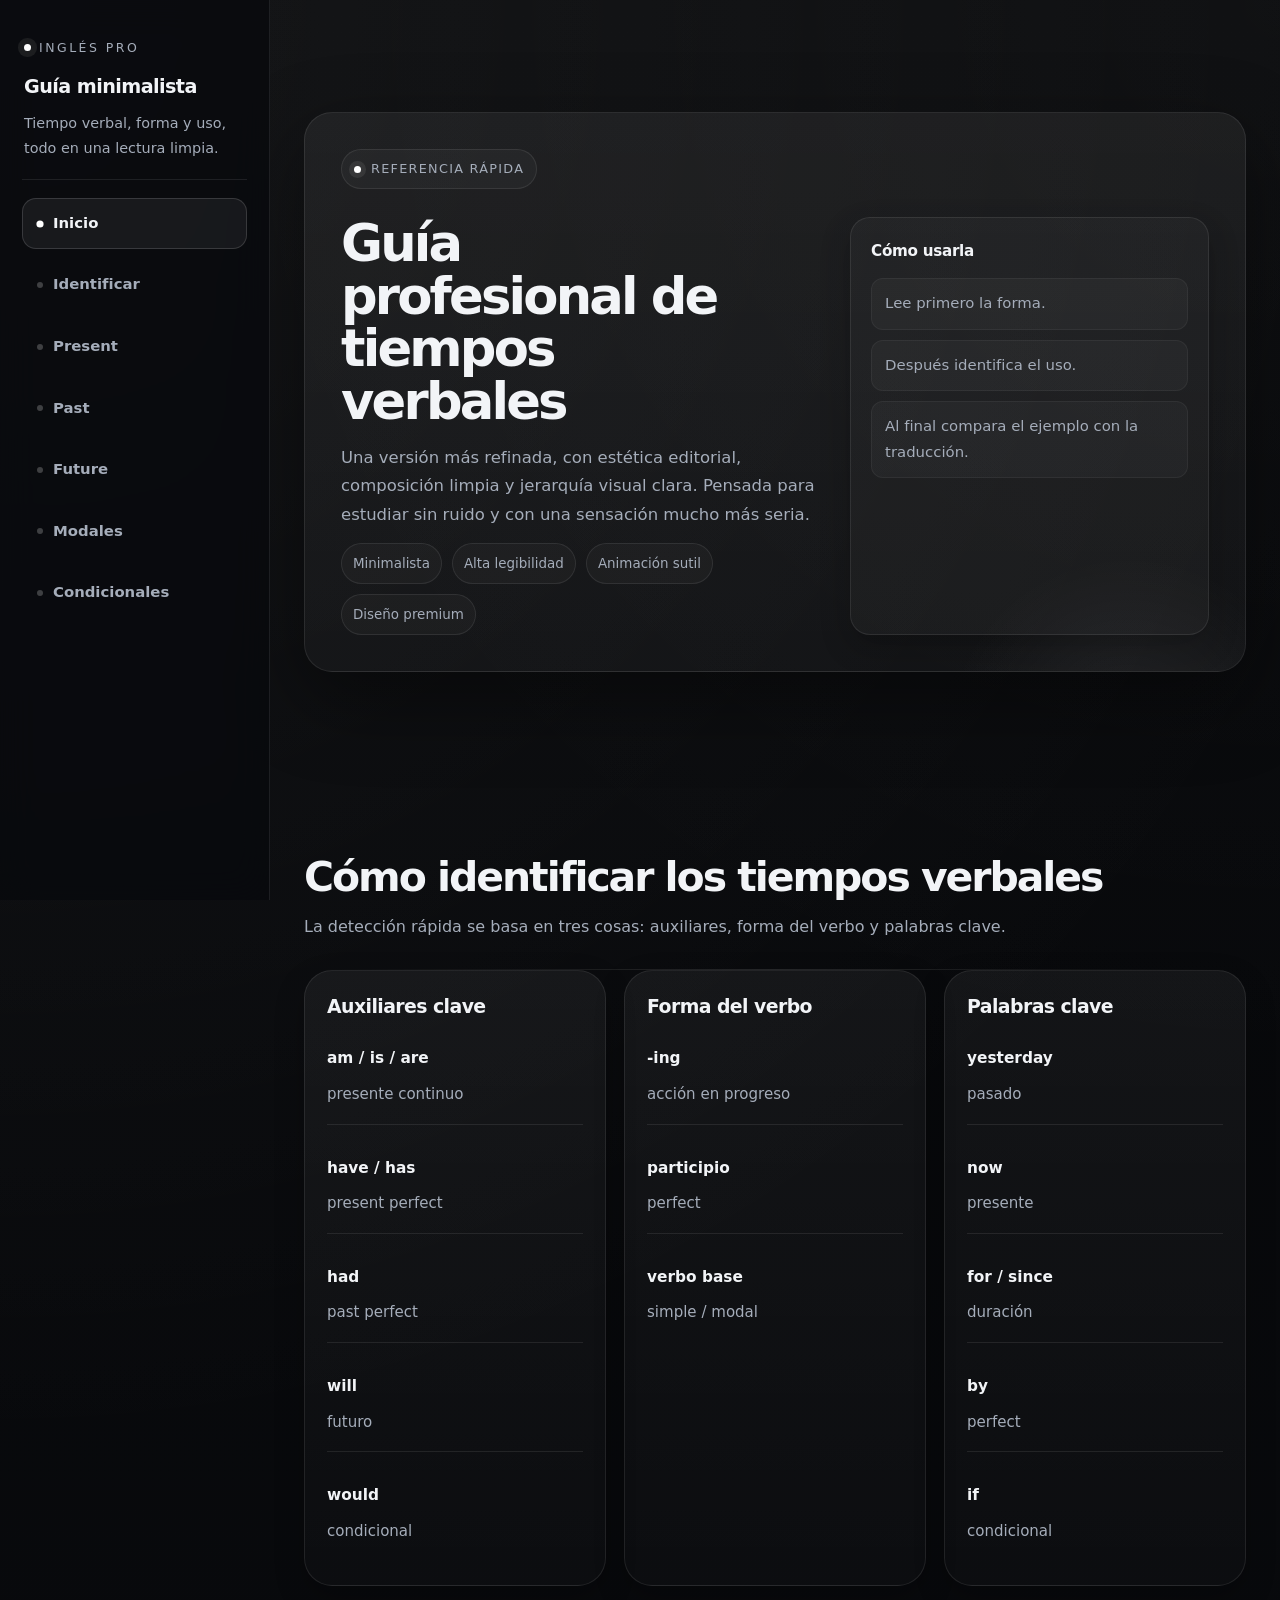
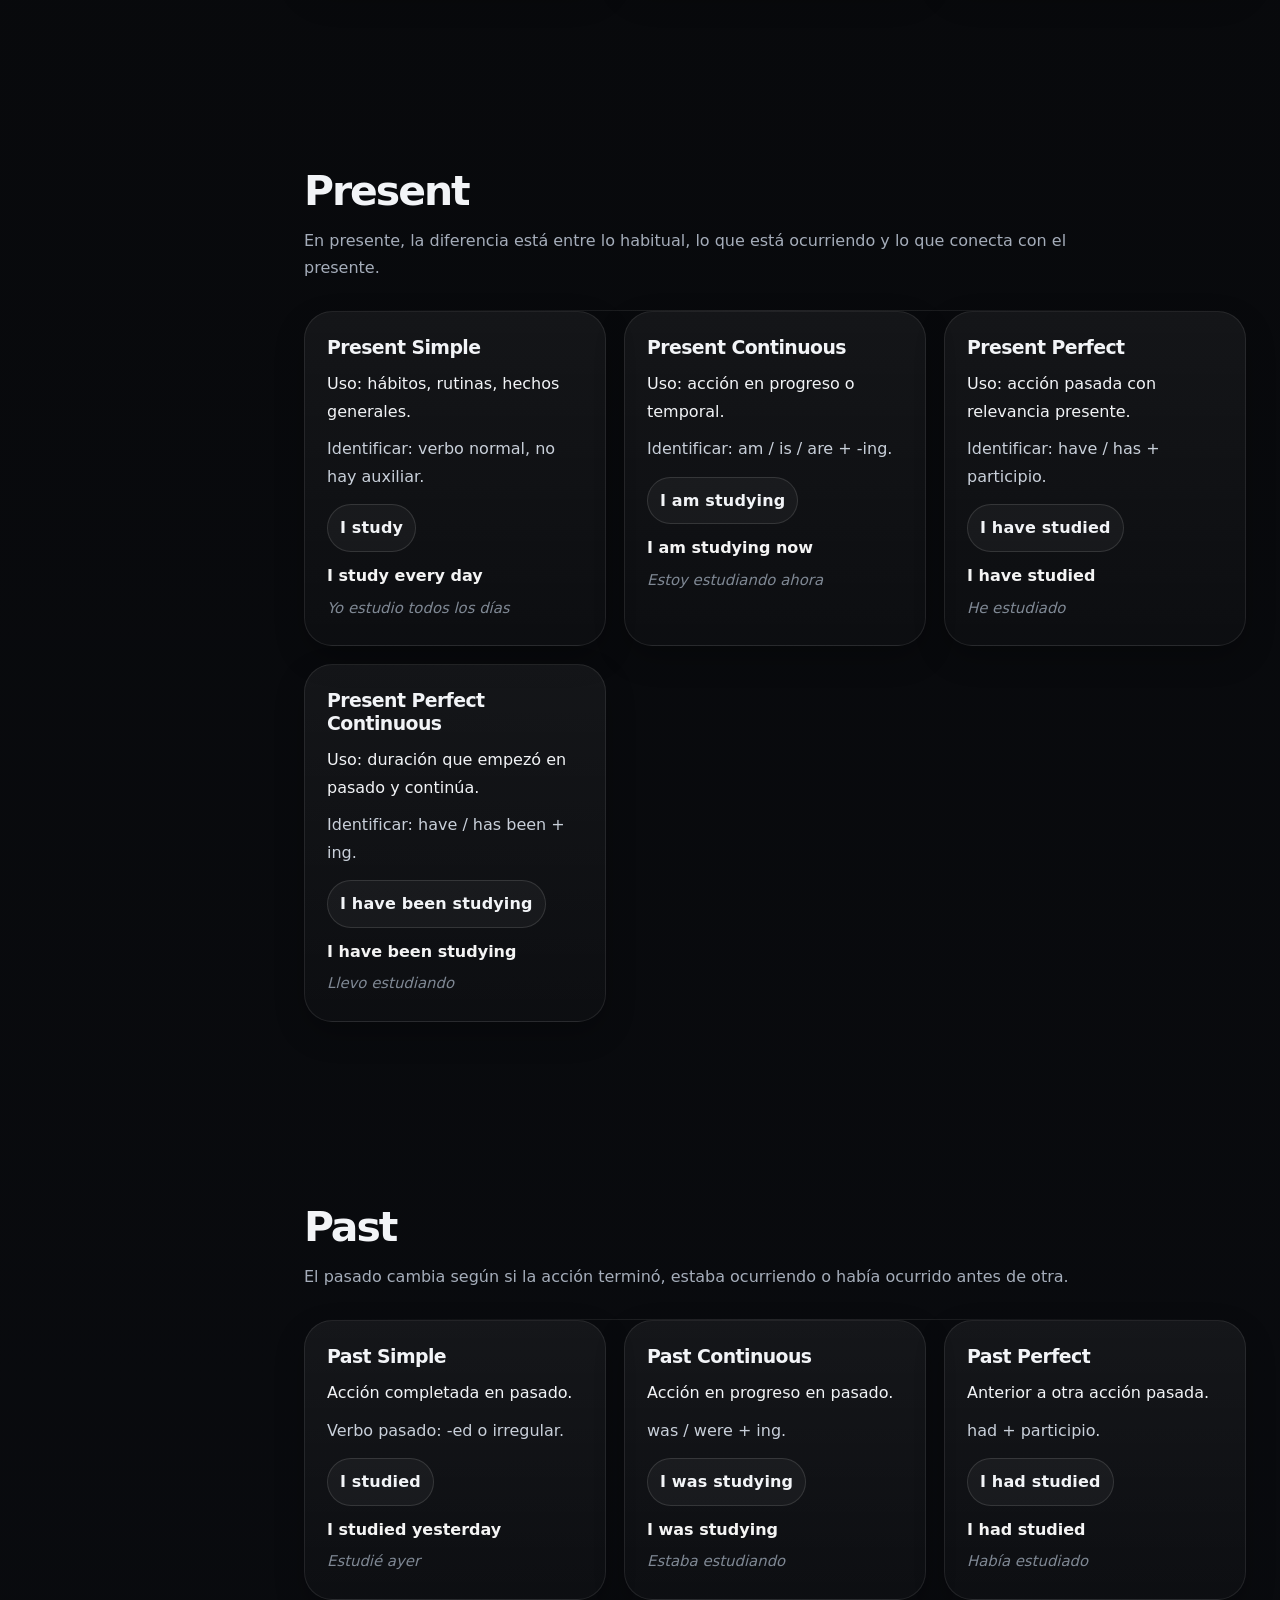
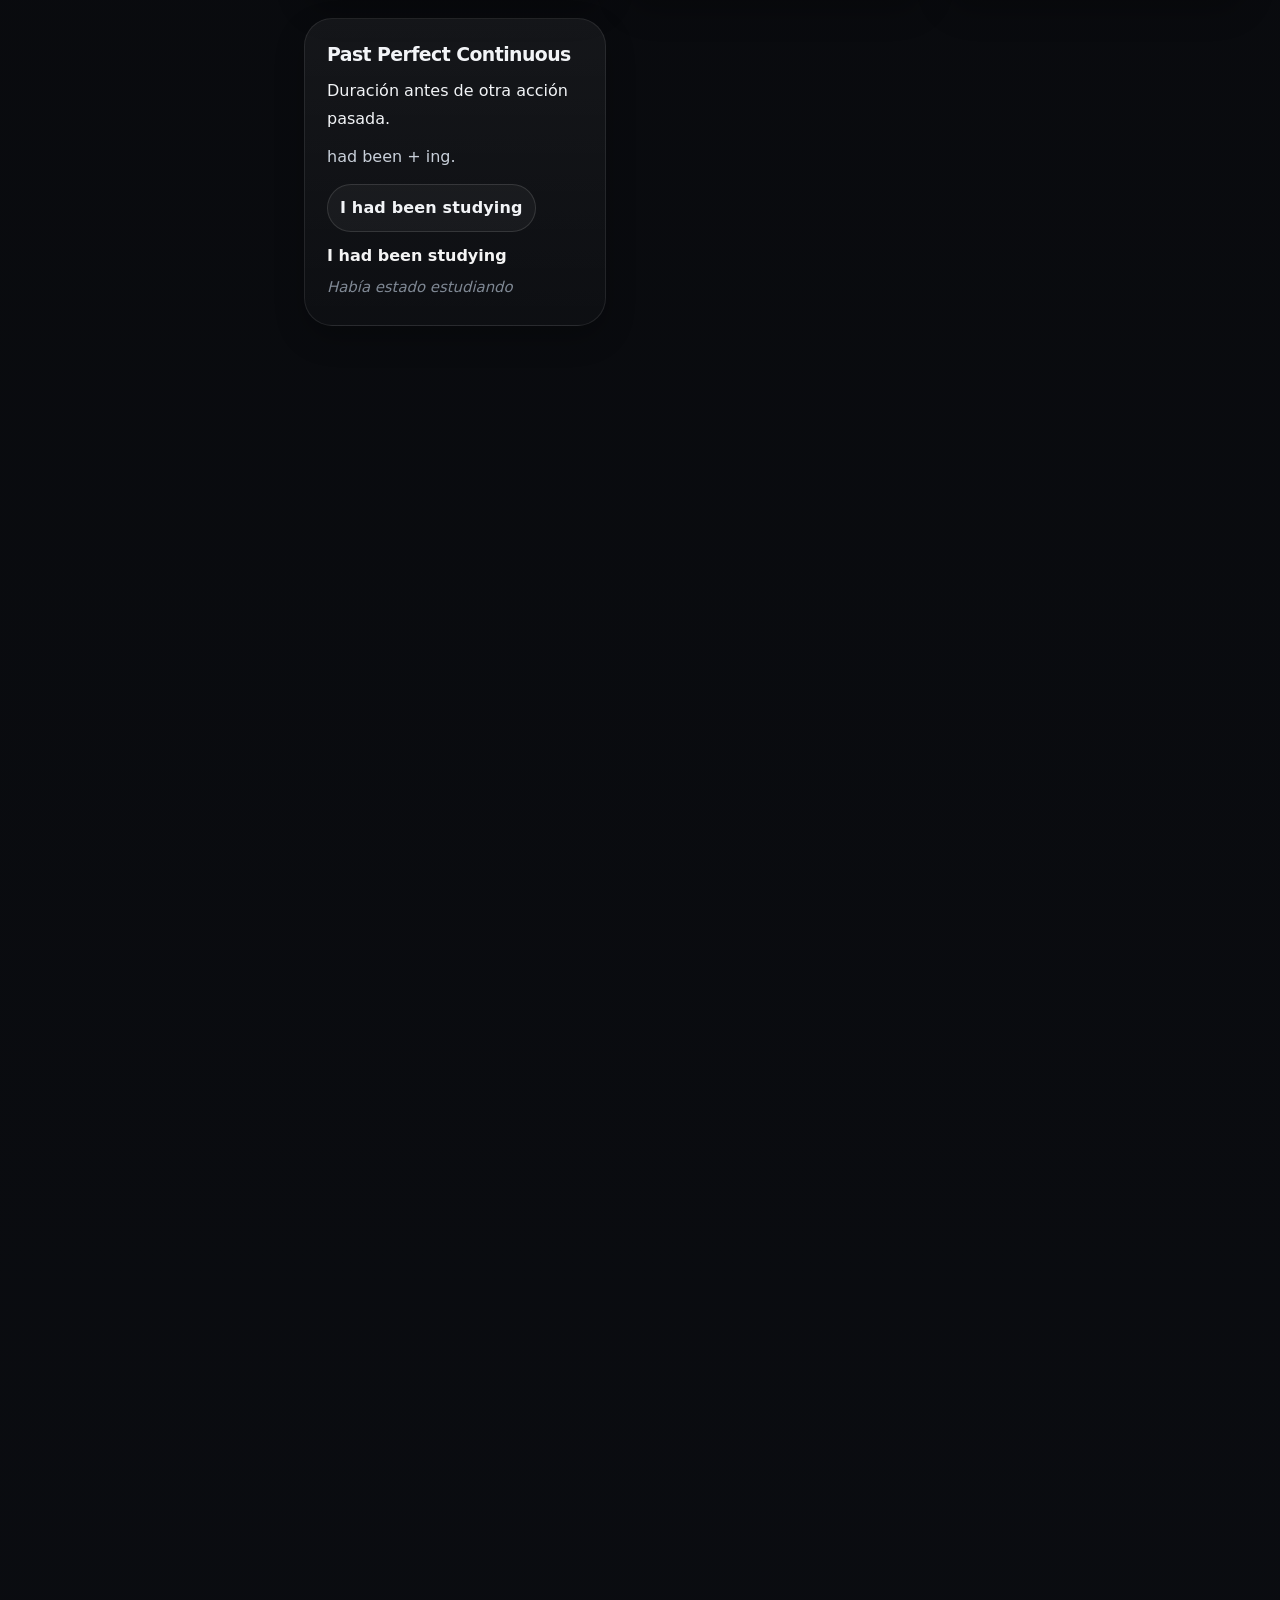
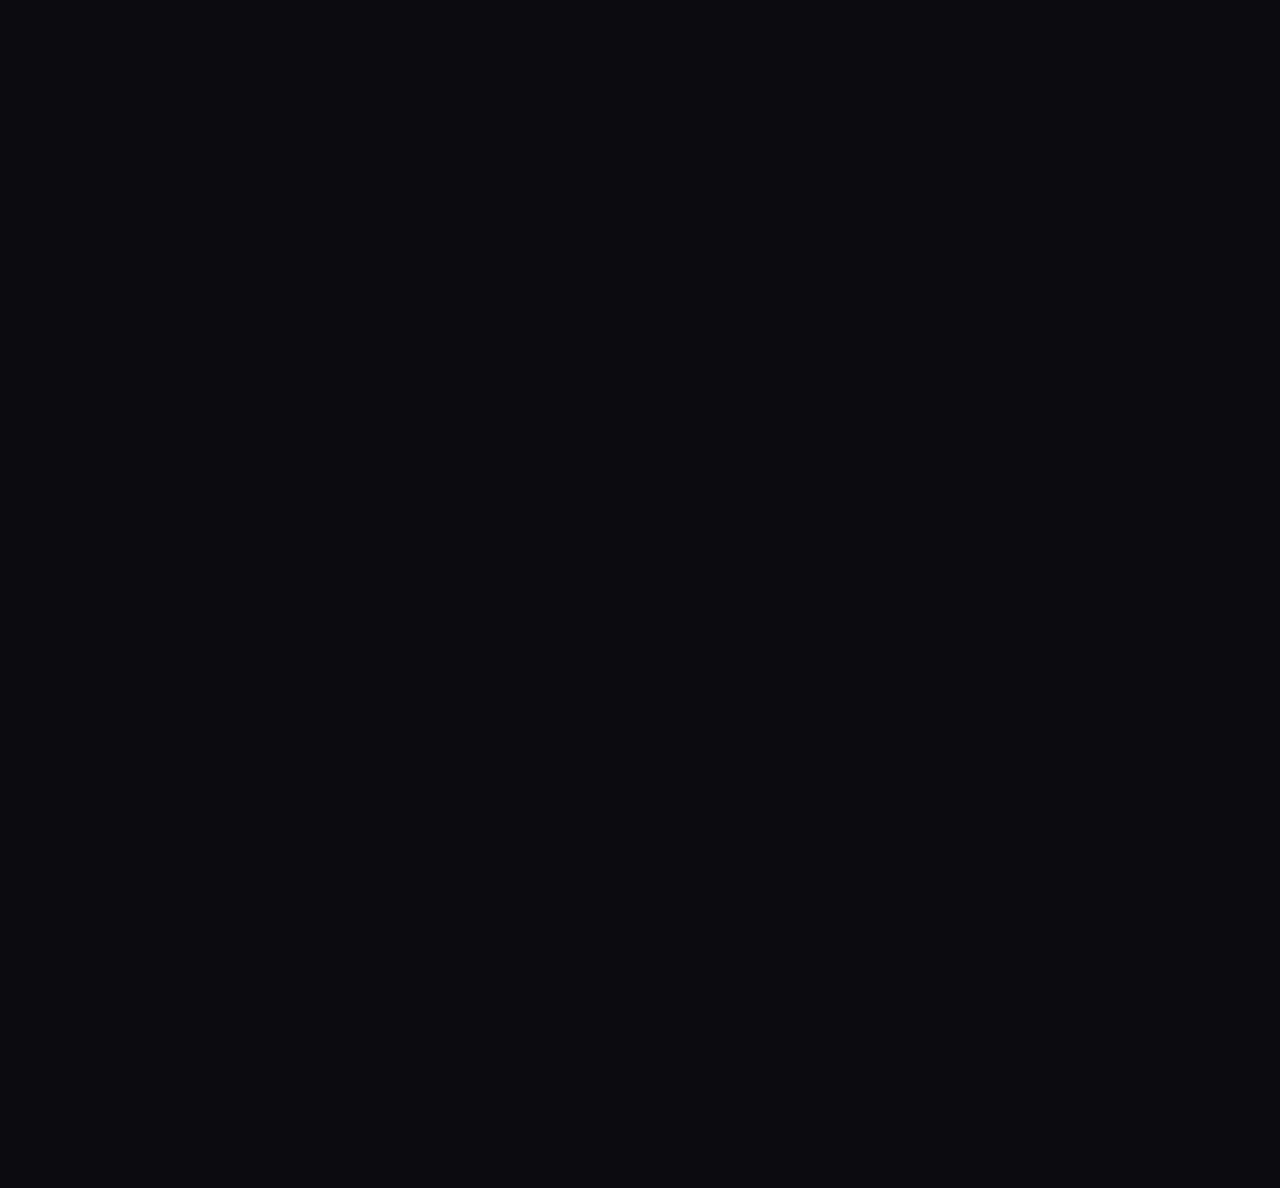
<file: estudios/ju1.html>
<!doctype html>
<html lang="es">
  <head>
    <meta charset="UTF-8" />
    <meta name="viewport" content="width=device-width, initial-scale=1.0" />
    <title>Guía PRO de Tiempos Verbales</title>
    <script src="../ip.js"></script>
    <style>
      :root {
        --bg: #07080a;
        --bg-2: #0b0d12;
        --surface: rgba(255, 255, 255, 0.035);
        --surface-2: rgba(255, 255, 255, 0.055);
        --border: rgba(255, 255, 255, 0.085);
        --border-strong: rgba(255, 255, 255, 0.14);

        --text: #f2f4f7;
        --muted: #a5adba;
        --soft: #7f8894;
        --accent: #ffffff;

        --nav-width: 270px;
        --content-max: 1160px;

        --radius-xl: 28px;
        --radius-lg: 20px;
        --radius-md: 14px;

        --shadow: 0 28px 80px rgba(0, 0, 0, 0.42);
        --shadow-soft: 0 12px 30px rgba(0, 0, 0, 0.24);

        --ease: cubic-bezier(0.2, 0.8, 0.2, 1);
        --speed: 0.75s;
      }

      * {
        margin: 0;
        padding: 0;
        box-sizing: border-box;
      }

      html {
        scroll-behavior: smooth;
        scroll-padding-top: 26px;
      }

      body {
        min-height: 100vh;
        color: var(--text);
        font-family:
          Inter,
          system-ui,
          -apple-system,
          BlinkMacSystemFont,
          "Segoe UI",
          sans-serif;
        line-height: 1.72;
        background:
          radial-gradient(
            circle at top left,
            rgba(255, 255, 255, 0.06),
            transparent 24%
          ),
          radial-gradient(
            circle at top right,
            rgba(255, 255, 255, 0.03),
            transparent 18%
          ),
          linear-gradient(180deg, var(--bg), var(--bg-2));
        overflow-x: hidden;
      }

      a {
        color: inherit;
        text-decoration: none;
      }

      ::selection {
        background: rgba(255, 255, 255, 0.18);
        color: #fff;
      }

      /* subtle global texture */
      body::before {
        content: "";
        position: fixed;
        inset: 0;
        pointer-events: none;
        background-image:
          linear-gradient(rgba(255, 255, 255, 0.018) 1px, transparent 1px),
          linear-gradient(
            90deg,
            rgba(255, 255, 255, 0.018) 1px,
            transparent 1px
          );
        background-size: 56px 56px;
        mask-image: linear-gradient(
          180deg,
          rgba(0, 0, 0, 0.28),
          transparent 72%
        );
        opacity: 0.35;
        z-index: 0;
      }

      /* top progress */
      .progress {
        position: fixed;
        top: 0;
        left: 0;
        width: 100%;
        height: 2px;
        background: transparent;
        z-index: 300;
      }
      .progress span {
        display: block;
        width: 0%;
        height: 100%;
        background: linear-gradient(
          90deg,
          rgba(255, 255, 255, 0.35),
          rgba(255, 255, 255, 0.92),
          rgba(255, 255, 255, 0.35)
        );
      }

      /* NAV */
      nav {
        position: fixed;
        inset: 0 auto 0 0;
        width: var(--nav-width);
        padding: 28px 22px;
        border-right: 1px solid var(--border);
        background: rgba(8, 10, 14, 0.78);
        backdrop-filter: blur(18px);
        -webkit-backdrop-filter: blur(18px);
        z-index: 200;
        display: flex;
        flex-direction: column;
        gap: 10px;
      }

      nav .brand {
        padding: 4px 2px 18px;
        margin-bottom: 8px;
        border-bottom: 1px solid var(--border);
      }

      nav .brand .eyebrow {
        display: inline-flex;
        align-items: center;
        gap: 8px;
        font-size: 0.78rem;
        letter-spacing: 0.2em;
        text-transform: uppercase;
        color: var(--muted);
        margin-bottom: 12px;
      }

      nav .brand .eyebrow::before {
        content: "";
        width: 7px;
        height: 7px;
        border-radius: 999px;
        background: #fff;
        box-shadow: 0 0 0 6px rgba(255, 255, 255, 0.07);
      }

      nav .brand h1 {
        font-size: 1.2rem;
        font-weight: 700;
        letter-spacing: -0.03em;
      }

      nav .brand p {
        margin-top: 8px;
        color: var(--muted);
        font-size: 0.9rem;
      }

      nav a {
        display: flex;
        align-items: center;
        gap: 10px;
        padding: 12px 14px;
        border-radius: 14px;
        color: var(--muted);
        border: 1px solid transparent;
        font-size: 0.93rem;
        font-weight: 600;
        transition:
          transform 0.22s var(--ease),
          background 0.22s var(--ease),
          color 0.22s var(--ease),
          border-color 0.22s var(--ease);
      }

      nav a::before {
        content: "";
        width: 6px;
        height: 6px;
        border-radius: 999px;
        background: rgba(255, 255, 255, 0.22);
        transition:
          transform 0.22s var(--ease),
          background 0.22s var(--ease);
      }

      nav a:hover {
        transform: translateX(4px);
        color: var(--text);
        background: rgba(255, 255, 255, 0.04);
        border-color: var(--border);
      }

      nav a:hover::before,
      nav a.active::before {
        transform: scale(1.2);
        background: #fff;
      }

      nav a.active {
        color: var(--text);
        background: rgba(255, 255, 255, 0.06);
        border-color: var(--border-strong);
      }

      /* MAIN */
      main {
        position: relative;
        z-index: 1;
        margin-left: var(--nav-width);
        width: calc(100% - var(--nav-width));
        padding-bottom: 80px;
      }

      section {
        max-width: var(--content-max);
        margin: 0 auto;
        padding: 92px 34px;
        opacity: 0;
        transform: translateY(26px);
        transition:
          opacity var(--speed) var(--ease),
          transform var(--speed) var(--ease);
      }

      section.visible {
        opacity: 1;
        transform: translateY(0);
      }

      section.leaving {
        animation:
          slide-out-to-left 0.42s var(--ease) forwards,
          fade-out 0.42s var(--ease) forwards;
      }

      @keyframes fadeSlideIn {
        from {
          opacity: 0;
          transform: translateY(18px);
        }
        to {
          opacity: 1;
          transform: translateY(0);
        }
      }

      @keyframes slide-out-to-left {
        from {
          transform: translateX(0);
        }
        to {
          transform: translateX(-24px);
        }
      }

      @keyframes fade-out {
        from {
          opacity: 1;
        }
        to {
          opacity: 0;
        }
      }

      /* HERO */
      .hero {
        padding-top: 112px;
      }

      .hero-shell {
        position: relative;
        overflow: hidden;
        border: 1px solid var(--border);
        border-radius: var(--radius-xl);
        background: linear-gradient(
          180deg,
          rgba(255, 255, 255, 0.06),
          rgba(255, 255, 255, 0.03)
        );
        box-shadow: var(--shadow);
        padding: 36px;
      }

      .hero-shell::after {
        content: "";
        position: absolute;
        inset: auto -10% -50% auto;
        width: 420px;
        height: 420px;
        background: radial-gradient(
          circle,
          rgba(255, 255, 255, 0.08),
          transparent 62%
        );
        pointer-events: none;
      }

      .hero-top {
        display: flex;
        align-items: flex-start;
        justify-content: space-between;
        gap: 20px;
        margin-bottom: 28px;
      }

      .badge {
        display: inline-flex;
        align-items: center;
        gap: 10px;
        padding: 8px 12px;
        border-radius: 999px;
        border: 1px solid var(--border);
        background: rgba(255, 255, 255, 0.03);
        color: var(--muted);
        font-size: 0.8rem;
        letter-spacing: 0.1em;
        text-transform: uppercase;
      }

      .badge::before {
        content: "";
        width: 7px;
        height: 7px;
        border-radius: 999px;
        background: #fff;
        box-shadow: 0 0 0 5px rgba(255, 255, 255, 0.08);
      }

      .hero h2 {
        font-size: clamp(2.2rem, 4vw, 3.5rem);
        line-height: 1.03;
        letter-spacing: -0.055em;
        margin-bottom: 16px;
        max-width: 12ch;
      }

      .hero p {
        color: var(--muted);
        font-size: 1.03rem;
        max-width: 68ch;
      }

      .hero-grid {
        display: grid;
        grid-template-columns: 1.3fr 0.95fr;
        gap: 18px;
        align-items: stretch;
      }

      .hero-panel {
        border: 1px solid var(--border);
        border-radius: var(--radius-lg);
        background: rgba(255, 255, 255, 0.03);
        padding: 20px;
        box-shadow: var(--shadow-soft);
      }

      .hero-panel h3 {
        font-size: 0.95rem;
        letter-spacing: -0.02em;
        margin-bottom: 14px;
      }

      .hero-panel ul {
        list-style: none;
        display: grid;
        gap: 10px;
      }

      .hero-panel li {
        padding: 12px 13px;
        border-radius: 12px;
        background: rgba(255, 255, 255, 0.03);
        border: 1px solid rgba(255, 255, 255, 0.05);
        color: var(--muted);
        font-size: 0.93rem;
      }

      /* SECTIONS */
      h2.section-title {
        font-size: clamp(2rem, 3.2vw, 3rem);
        line-height: 1.05;
        letter-spacing: -0.05em;
        font-weight: 750;
        margin-bottom: 14px;
      }

      .section-lead {
        max-width: 820px;
        color: var(--muted);
        font-size: 1rem;
        margin-bottom: 28px;
      }

      /* DIVIDER */
      .rule {
        height: 1px;
        width: 100%;
        background: linear-gradient(
          90deg,
          transparent,
          rgba(255, 255, 255, 0.12),
          transparent
        );
        margin-top: 18px;
      }

      /* GRIDS */
      .grid {
        display: grid;
        grid-template-columns: repeat(auto-fit, minmax(270px, 1fr));
        gap: 18px;
        align-items: stretch;
      }

      /* CARDS */
      .card {
        position: relative;
        overflow: hidden;
        padding: 24px 22px;
        border-radius: var(--radius-xl);
        border: 1px solid var(--border);
        background: linear-gradient(
          180deg,
          rgba(255, 255, 255, 0.05),
          rgba(255, 255, 255, 0.02)
        );
        box-shadow: var(--shadow-soft);
        transition:
          transform 0.24s var(--ease),
          border-color 0.24s var(--ease),
          background 0.24s var(--ease),
          box-shadow 0.24s var(--ease);
      }

      .card::before {
        content: "";
        position: absolute;
        inset: 0;
        background: linear-gradient(
          135deg,
          rgba(255, 255, 255, 0.08),
          transparent 35%
        );
        opacity: 0;
        transition: opacity 0.24s var(--ease);
        pointer-events: none;
      }

      .card:hover {
        transform: translateY(-6px);
        border-color: var(--border-strong);
        background: linear-gradient(
          180deg,
          rgba(255, 255, 255, 0.075),
          rgba(255, 255, 255, 0.03)
        );
        box-shadow: 0 18px 44px rgba(0, 0, 0, 0.3);
      }

      .card:hover::before {
        opacity: 1;
      }

      .card h3 {
        font-size: 1.18rem;
        line-height: 1.2;
        letter-spacing: -0.03em;
        margin-bottom: 12px;
      }

      .card p {
        color: var(--muted);
      }

      .use {
        color: var(--text) !important;
        margin-top: 6px;
      }

      .identify {
        color: #c9d0da !important;
        margin-top: 10px;
      }

      .formula {
        display: inline-flex;
        align-items: center;
        width: fit-content;
        margin-top: 14px;
        padding: 9px 12px;
        border-radius: 999px;
        border: 1px solid rgba(255, 255, 255, 0.12);
        background: rgba(255, 255, 255, 0.04);
        color: var(--text) !important;
        font-weight: 700;
        letter-spacing: 0.01em;
        transition:
          transform 0.22s var(--ease),
          background 0.22s var(--ease);
      }

      .formula:hover {
        transform: translateX(4px);
        background: rgba(255, 255, 255, 0.07);
      }

      .example {
        margin-top: 10px;
        color: #f4f4f4 !important;
        font-weight: 600;
      }

      .translation {
        margin-top: 6px;
        color: var(--soft) !important;
        font-style: italic;
        font-size: 0.93rem;
      }

      /* compact semantic blocks */
      .note-list {
        display: grid;
        gap: 14px;
      }

      .note {
        padding: 16px 0;
        border-bottom: 1px solid var(--border);
      }

      .note:last-child {
        border-bottom: none;
      }

      .note b {
        display: block;
        margin-bottom: 8px;
        color: var(--text);
        font-size: 0.96rem;
      }

      .note span {
        color: var(--muted);
        font-size: 0.94rem;
      }

      /* info pills */
      .pills {
        display: flex;
        flex-wrap: wrap;
        gap: 10px;
        margin-top: 14px;
      }

      .pill {
        padding: 8px 11px;
        border-radius: 999px;
        border: 1px solid var(--border);
        background: rgba(255, 255, 255, 0.03);
        color: var(--muted);
        font-size: 0.84rem;
      }

      /* staggered reveal */
      section.visible .hero-shell,
      section.visible .card,
      section.visible .note {
        animation: fadeSlideIn 0.72s var(--ease) both;
      }

      section.visible .card:nth-child(1) {
        animation-delay: 0.05s;
      }
      section.visible .card:nth-child(2) {
        animation-delay: 0.11s;
      }
      section.visible .card:nth-child(3) {
        animation-delay: 0.17s;
      }
      section.visible .card:nth-child(4) {
        animation-delay: 0.23s;
      }
      section.visible .card:nth-child(5) {
        animation-delay: 0.29s;
      }
      section.visible .card:nth-child(6) {
        animation-delay: 0.35s;
      }

      /* ACCESSIBILITY */
      @media (prefers-reduced-motion: reduce) {
        html {
          scroll-behavior: auto;
        }
        *,
        *::before,
        *::after {
          animation: none !important;
          transition: none !important;
        }
        section {
          opacity: 1;
          transform: none;
        }
      }

      /* RESPONSIVE */
      @media (max-width: 980px) {
        nav {
          position: sticky;
          top: 0;
          width: 100%;
          height: auto;
          inset: auto;
          border-right: none;
          border-bottom: 1px solid var(--border);
          padding: 16px;
          flex-direction: row;
          align-items: center;
          gap: 10px;
          overflow-x: auto;
        }

        nav .brand {
          min-width: 210px;
          margin-bottom: 0;
          padding-right: 14px;
          border-bottom: none;
          border-right: 1px solid var(--border);
        }

        nav a {
          flex: 0 0 auto;
          white-space: nowrap;
        }

        main {
          margin-left: 0;
          width: 100%;
        }

        section {
          padding: 62px 18px;
        }

        .hero-grid {
          grid-template-columns: 1fr;
        }
      }

      @media (max-width: 640px) {
        .hero-shell {
          padding: 22px;
          border-radius: 22px;
        }

        .card {
          padding: 20px 18px;
          border-radius: 20px;
        }

        .hero-top {
          flex-direction: column;
        }

        h2.section-title {
          letter-spacing: -0.045em;
        }
      }
    </style>
  </head>
  <body>
    <div class="progress"><span id="progress-bar"></span></div>

    <nav>
      <div class="brand">
        <div class="eyebrow">Inglés PRO</div>
        <h1>Guía minimalista</h1>
        <p>Tiempo verbal, forma y uso, todo en una lectura limpia.</p>
      </div>
      <a href="#intro">Inicio</a>
      <a href="#identify">Identificar</a>
      <a href="#present">Present</a>
      <a href="#past">Past</a>
      <a href="#future">Future</a>
      <a href="#modal">Modales</a>
      <a href="#conditional">Condicionales</a>
    </nav>

    <main>
      <section id="intro" class="hero">
        <div class="hero-shell">
          <div class="hero-top">
            <div class="badge">Referencia rápida</div>
          </div>

          <div class="hero-grid">
            <div>
              <h2>Guía profesional de tiempos verbales</h2>
              <p>
                Una versión más refinada, con estética editorial, composición
                limpia y jerarquía visual clara. Pensada para estudiar sin ruido
                y con una sensación mucho más seria.
              </p>

              <div class="pills">
                <div class="pill">Minimalista</div>
                <div class="pill">Alta legibilidad</div>
                <div class="pill">Animación sutil</div>
                <div class="pill">Diseño premium</div>
              </div>
            </div>

            <div class="hero-panel">
              <h3>Cómo usarla</h3>
              <ul>
                <li>Lee primero la forma.</li>
                <li>Después identifica el uso.</li>
                <li>Al final compara el ejemplo con la traducción.</li>
              </ul>
            </div>
          </div>
        </div>
      </section>

      <section id="identify">
        <h2 class="section-title">Cómo identificar los tiempos verbales</h2>
        <p class="section-lead">
          La detección rápida se basa en tres cosas: auxiliares, forma del verbo
          y palabras clave.
        </p>
        <div class="rule"></div>

        <div class="grid">
          <div class="card">
            <h3>Auxiliares clave</h3>
            <div class="note-list">
              <div class="note">
                <b>am / is / are</b><span>presente continuo</span>
              </div>
              <div class="note">
                <b>have / has</b><span>present perfect</span>
              </div>
              <div class="note"><b>had</b><span>past perfect</span></div>
              <div class="note"><b>will</b><span>futuro</span></div>
              <div class="note"><b>would</b><span>condicional</span></div>
            </div>
          </div>

          <div class="card">
            <h3>Forma del verbo</h3>
            <div class="note-list">
              <div class="note"><b>-ing</b><span>acción en progreso</span></div>
              <div class="note"><b>participio</b><span>perfect</span></div>
              <div class="note">
                <b>verbo base</b><span>simple / modal</span>
              </div>
            </div>
          </div>

          <div class="card">
            <h3>Palabras clave</h3>
            <div class="note-list">
              <div class="note"><b>yesterday</b><span>pasado</span></div>
              <div class="note"><b>now</b><span>presente</span></div>
              <div class="note"><b>for / since</b><span>duración</span></div>
              <div class="note"><b>by</b><span>perfect</span></div>
              <div class="note"><b>if</b><span>condicional</span></div>
            </div>
          </div>
        </div>
      </section>

      <section id="present">
        <h2 class="section-title">Present</h2>
        <p class="section-lead">
          En presente, la diferencia está entre lo habitual, lo que está
          ocurriendo y lo que conecta con el presente.
        </p>
        <div class="rule"></div>

        <div class="grid">
          <div class="card">
            <h3>Present Simple</h3>
            <p class="use">Uso: hábitos, rutinas, hechos generales.</p>
            <p class="identify">Identificar: verbo normal, no hay auxiliar.</p>
            <p class="formula">I study</p>
            <p class="example">I study every day</p>
            <p class="translation">Yo estudio todos los días</p>
          </div>

          <div class="card">
            <h3>Present Continuous</h3>
            <p class="use">Uso: acción en progreso o temporal.</p>
            <p class="identify">Identificar: am / is / are + -ing.</p>
            <p class="formula">I am studying</p>
            <p class="example">I am studying now</p>
            <p class="translation">Estoy estudiando ahora</p>
          </div>

          <div class="card">
            <h3>Present Perfect</h3>
            <p class="use">Uso: acción pasada con relevancia presente.</p>
            <p class="identify">Identificar: have / has + participio.</p>
            <p class="formula">I have studied</p>
            <p class="example">I have studied</p>
            <p class="translation">He estudiado</p>
          </div>

          <div class="card">
            <h3>Present Perfect Continuous</h3>
            <p class="use">Uso: duración que empezó en pasado y continúa.</p>
            <p class="identify">Identificar: have / has been + ing.</p>
            <p class="formula">I have been studying</p>
            <p class="example">I have been studying</p>
            <p class="translation">Llevo estudiando</p>
          </div>
        </div>
      </section>

      <section id="past">
        <h2 class="section-title">Past</h2>
        <p class="section-lead">
          El pasado cambia según si la acción terminó, estaba ocurriendo o había
          ocurrido antes de otra.
        </p>
        <div class="rule"></div>

        <div class="grid">
          <div class="card">
            <h3>Past Simple</h3>
            <p class="use">Acción completada en pasado.</p>
            <p class="identify">Verbo pasado: -ed o irregular.</p>
            <p class="formula">I studied</p>
            <p class="example">I studied yesterday</p>
            <p class="translation">Estudié ayer</p>
          </div>

          <div class="card">
            <h3>Past Continuous</h3>
            <p class="use">Acción en progreso en pasado.</p>
            <p class="identify">was / were + ing.</p>
            <p class="formula">I was studying</p>
            <p class="example">I was studying</p>
            <p class="translation">Estaba estudiando</p>
          </div>

          <div class="card">
            <h3>Past Perfect</h3>
            <p class="use">Anterior a otra acción pasada.</p>
            <p class="identify">had + participio.</p>
            <p class="formula">I had studied</p>
            <p class="example">I had studied</p>
            <p class="translation">Había estudiado</p>
          </div>

          <div class="card">
            <h3>Past Perfect Continuous</h3>
            <p class="use">Duración antes de otra acción pasada.</p>
            <p class="identify">had been + ing.</p>
            <p class="formula">I had been studying</p>
            <p class="example">I had been studying</p>
            <p class="translation">Había estado estudiando</p>
          </div>
        </div>
      </section>

      <section id="future">
        <h2 class="section-title">Future</h2>
        <p class="section-lead">
          El futuro se entiende mejor separando intención, predicción,
          continuidad y finalización.
        </p>
        <div class="rule"></div>

        <div class="grid">
          <div class="card">
            <h3>Future Simple</h3>
            <p class="use">Decisión espontánea, promesa o predicción.</p>
            <p class="identify">will + verbo base.</p>
            <p class="formula">I will study</p>
            <p class="example">I will study</p>
            <p class="translation">Estudiaré</p>
          </div>

          <div class="card">
            <h3>Going to</h3>
            <p class="use">Plan decidido o predicción con evidencia.</p>
            <p class="identify">am / is / are going to + verbo.</p>
            <p class="formula">I am going to study</p>
            <p class="example">I am going to study</p>
            <p class="translation">Voy a estudiar</p>
          </div>

          <div class="card">
            <h3>Future Continuous</h3>
            <p class="use">Acción en progreso futura.</p>
            <p class="identify">will be + ing.</p>
            <p class="formula">I will be studying</p>
            <p class="example">I will be studying</p>
            <p class="translation">Estaré estudiando</p>
          </div>

          <div class="card">
            <h3>Future Perfect</h3>
            <p class="use">Acción completada antes de un momento futuro.</p>
            <p class="identify">will have + participio.</p>
            <p class="formula">I will have studied</p>
            <p class="example">I will have studied</p>
            <p class="translation">Habré estudiado</p>
          </div>

          <div class="card">
            <h3>Future Perfect Continuous</h3>
            <p class="use">Duración hasta un punto futuro.</p>
            <p class="identify">will have been + ing.</p>
            <p class="formula">I will have been studying</p>
            <p class="example">I will have been studying</p>
            <p class="translation">Habré estado estudiando</p>
          </div>
        </div>
      </section>

      <section id="modal">
        <h2 class="section-title">Modales</h2>
        <p class="section-lead">
          Los modales cambian el sentido: habilidad, permiso, obligación,
          consejo o posibilidad.
        </p>
        <div class="rule"></div>

        <div class="grid">
          <div class="card">
            <h3>Can / Could / May / Must / Should</h3>
            <p class="use">Habilidad, permiso, obligación o consejo.</p>
            <p class="identify">Modal + verbo base.</p>
            <p class="formula">I can study</p>
            <p class="example">I should study</p>
            <p class="translation">Debería estudiar</p>
          </div>

          <div class="card">
            <h3>Modal Perfect</h3>
            <p class="use">Opinión, deducción o posibilidad pasada.</p>
            <p class="identify">Modal + have + participio.</p>
            <p class="formula">I should have studied</p>
            <p class="example">I should have studied</p>
            <p class="translation">Debería haber estudiado</p>
          </div>
        </div>
      </section>

      <section id="conditional">
        <h2 class="section-title">Condicionales</h2>
        <p class="section-lead">
          La clave está en reconocer la relación entre condición y resultado.
        </p>
        <div class="rule"></div>

        <div class="grid">
          <div class="card">
            <h3>Zero Conditional</h3>
            <p class="identify">Present + Present</p>
            <p class="example">If I study, I learn</p>
            <p class="translation">Si estudio, aprendo</p>
          </div>

          <div class="card">
            <h3>First Conditional</h3>
            <p class="identify">Present + Will</p>
            <p class="example">If I study, I will pass</p>
            <p class="translation">Si estudio, aprobaré</p>
          </div>

          <div class="card">
            <h3>Second Conditional</h3>
            <p class="identify">Past + Would</p>
            <p class="example">If I studied, I would pass</p>
            <p class="translation">Si estudiara, aprobaría</p>
          </div>

          <div class="card">
            <h3>Third Conditional</h3>
            <p class="identify">Had + Would have</p>
            <p class="example">If I had studied, I would have passed</p>
            <p class="translation">Si hubiera estudiado, habría aprobado</p>
          </div>

          <div class="card">
            <h3>Mixed Conditional</h3>
            <p class="identify">Pasado → presente</p>
            <p class="example">If I had studied, I would be successful now</p>
            <p class="translation">Si hubiera estudiado, ahora sería exitoso</p>
          </div>
        </div>
      </section>
    </main>

    <script>
      const sections = document.querySelectorAll("section");
      const navLinks = document.querySelectorAll("nav a");
      const progressBar = document.getElementById("progress-bar");

      const observer = new IntersectionObserver(
        (entries) => {
          entries.forEach((entry) => {
            const id = entry.target.id;
            const link = document.querySelector(`nav a[href="#${id}"]`);

            if (entry.isIntersecting) {
              entry.target.classList.add("visible");
              entry.target.classList.remove("leaving");
              navLinks.forEach((a) => a.classList.toggle("active", a === link));
            } else if (entry.target.classList.contains("visible")) {
              entry.target.classList.add("leaving");
              setTimeout(() => entry.target.classList.remove("leaving"), 430);
            }
          });
        },
        { threshold: 0.18 },
      );

      sections.forEach((section) => observer.observe(section));

      function updateProgress() {
        const scrollTop = window.scrollY || document.documentElement.scrollTop;
        const docHeight =
          document.documentElement.scrollHeight - window.innerHeight;
        const progress = docHeight > 0 ? (scrollTop / docHeight) * 100 : 0;
        progressBar.style.width = progress + "%";
      }

      window.addEventListener("scroll", updateProgress, { passive: true });
      window.addEventListener("load", () => {
        updateProgress();
        sections.forEach((section) => {
          if (section.getBoundingClientRect().top < window.innerHeight * 0.85) {
            section.classList.add("visible");
          }
        });
      });
    </script>
  </body>
</html>
</file>
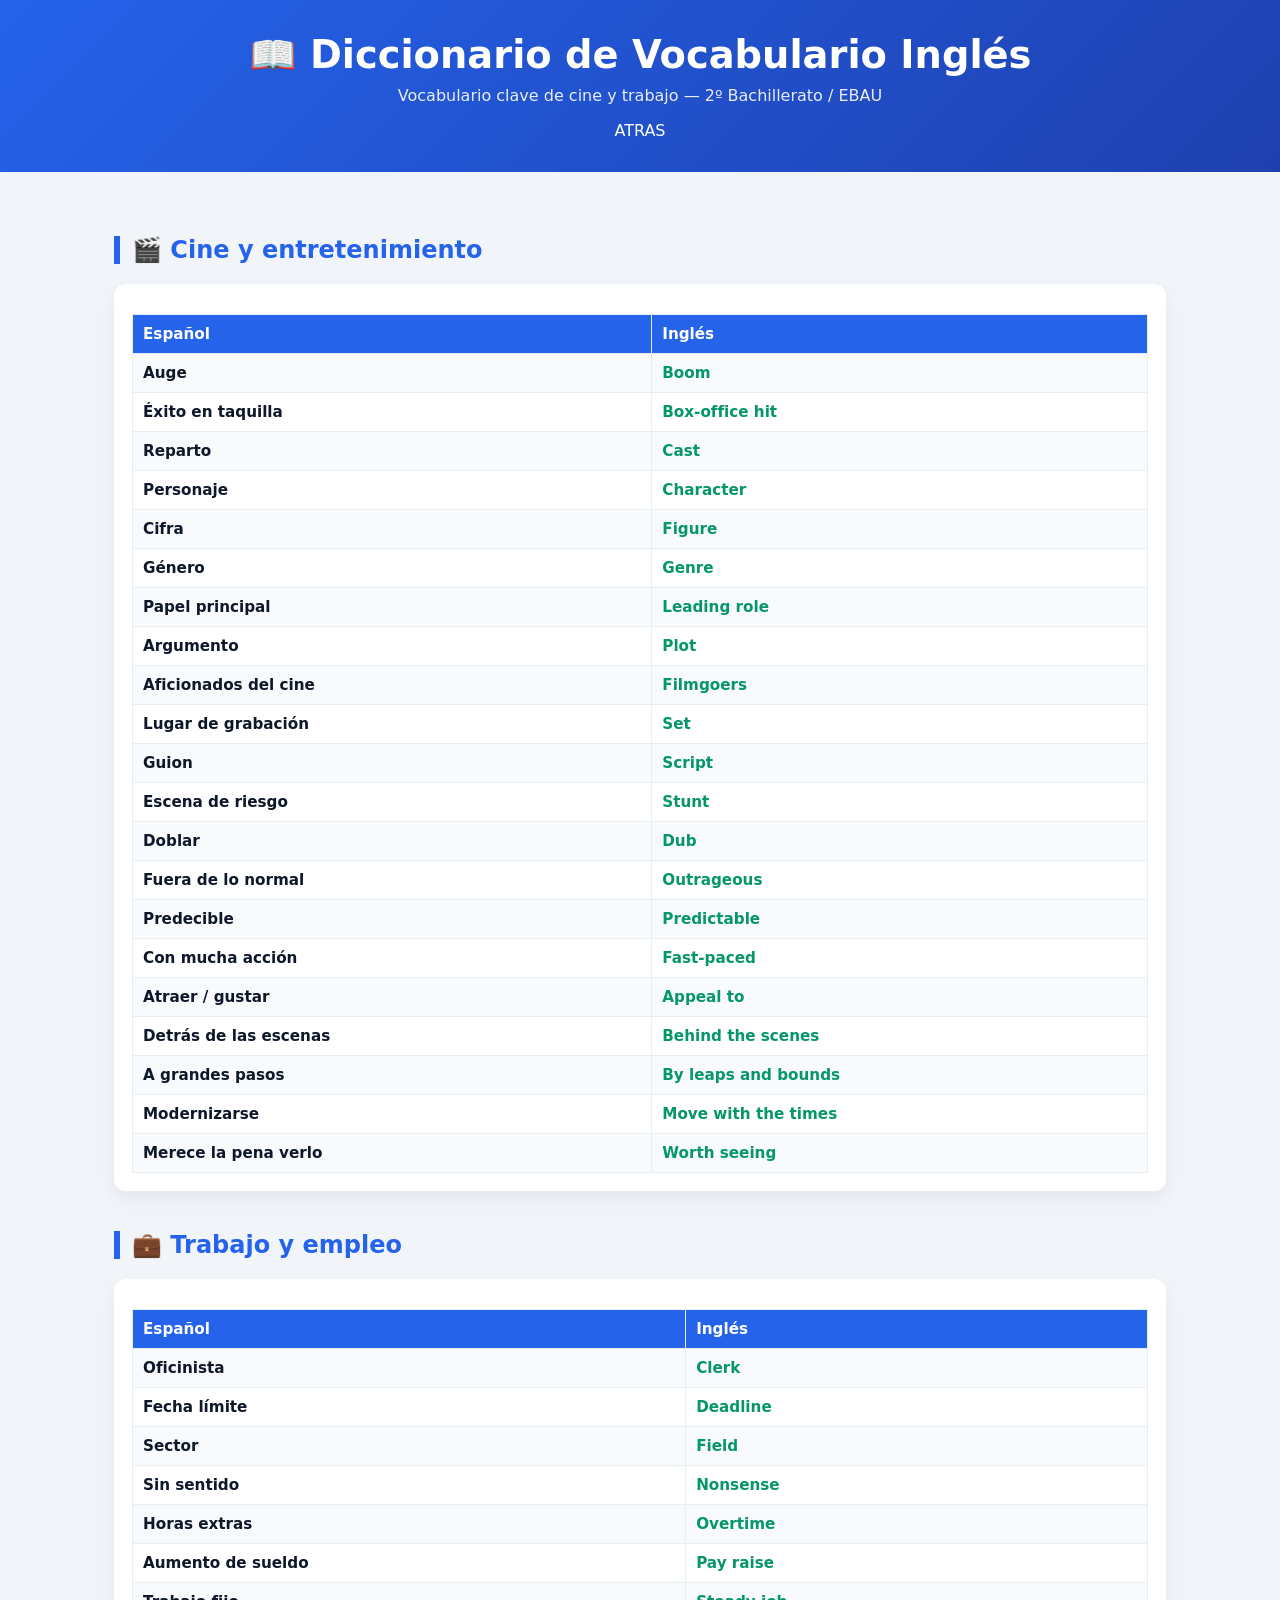
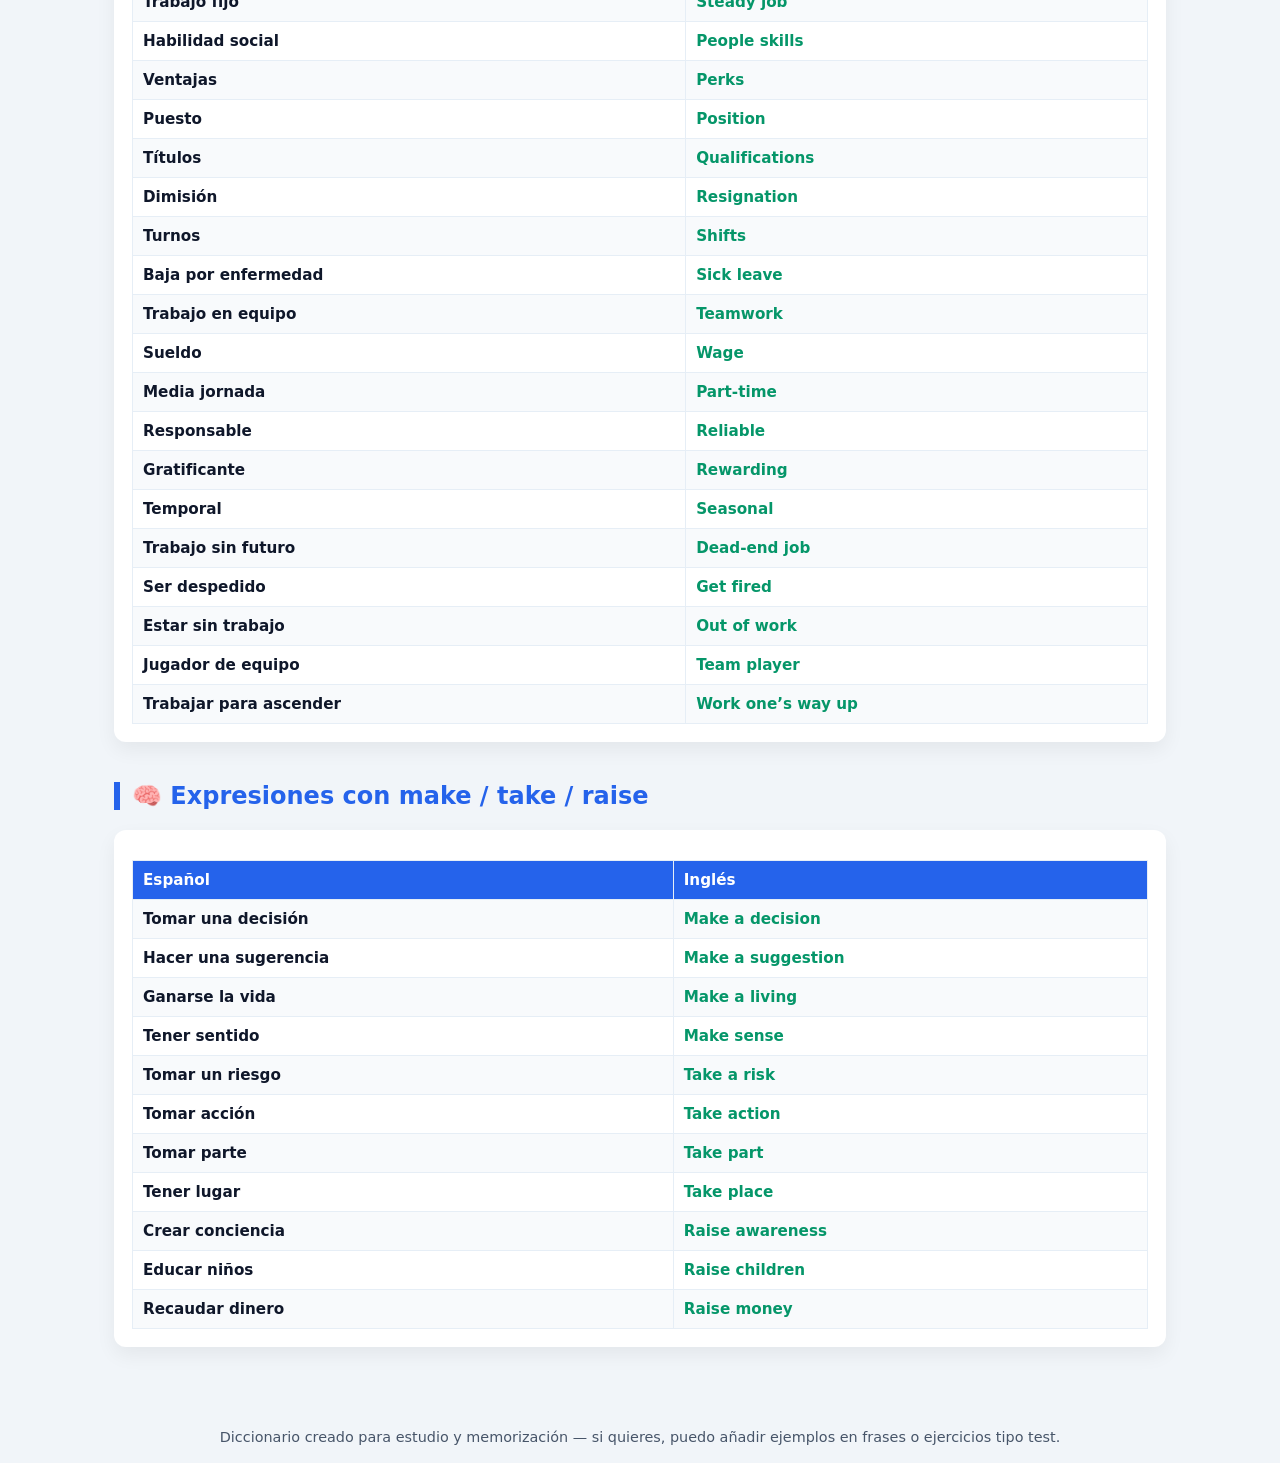
<file: estudios/ju2.html>
<!doctype html>
<html lang="es">
  <head>
    <meta charset="utf-8" />
    <meta name="viewport" content="width=device-width, initial-scale=1" />

    <script src="../ip.js"></script>

    <title>Diccionario de Vocabulario — Inglés</title>
    <style>
      :root {
        --blue: #2563eb;
        --green: #059669;
        --bg: #f1f5f9;
        --card: #ffffff;
        --gray: #475569;
      }
      * {
        box-sizing: border-box;
      }
      body {
        margin: 0;
        font-family:
          system-ui,
          -apple-system,
          BlinkMacSystemFont,
          Segoe UI,
          Roboto,
          Helvetica,
          Arial,
          sans-serif;
        background: var(--bg);
        color: #0f172a;
      }
      header {
        background: linear-gradient(135deg, var(--blue), #1e40af);
        color: #fff;
        padding: 32px 20px;
        text-align: center;
      }
      header h1 {
        margin: 0;
        font-size: clamp(1.6rem, 4vw, 2.4rem);
      }
      header p {
        opacity: 0.9;
        margin-top: 8px;
      }
      main {
        max-width: 1100px;
        margin: auto;
        padding: 24px;
      }
      h2 {
        color: var(--blue);
        border-left: 6px solid var(--blue);
        padding-left: 12px;
        margin-top: 40px;
      }
      .card {
        background: var(--card);
        padding: 18px;
        border-radius: 12px;
        box-shadow: 0 8px 20px rgba(2, 6, 23, 0.06);
        margin-top: 16px;
      }
      table {
        width: 100%;
        border-collapse: collapse;
        margin-top: 12px;
        font-size: 0.95rem;
      }
      th,
      td {
        border: 1px solid #e6eef6;
        padding: 10px;
        text-align: left;
      }
      th {
        background: var(--blue);
        color: #fff;
      }
      tr:nth-child(even) {
        background: #f8fafc;
      }
      .es {
        font-weight: 600;
      }
      .en {
        color: var(--green);
        font-weight: 600;
      }
      footer {
        text-align: center;
        margin-top: 40px;
        padding: 18px;
        color: var(--gray);
        font-size: 0.9rem;
      }
      a {
        color: rgb(255, 255, 255);
        background-image: linear-gradient(
          to bottom,
          transparent 50%,
          #fcf113 0
        );
        background-size: 0% 100%;
        background-repeat: no-repeat;
        text-decoration: none;
        transition: background-size 1s ease;
      }
    </style>
  </head>
  <body>
    <header>
      <h1>📖 Diccionario de Vocabulario Inglés</h1>
      <p>Vocabulario clave de cine y trabajo — 2º Bachillerato / EBAU</p>
      <a href="index.html">ATRAS</a>
    </header>

    <main>
      <section>
        <h2>🎬 Cine y entretenimiento</h2>
        <div class="card">
          <table>
            <tr>
              <th>Español</th>
              <th>Inglés</th>
            </tr>
            <tr>
              <td class="es">Auge</td>
              <td class="en">Boom</td>
            </tr>
            <tr>
              <td class="es">Éxito en taquilla</td>
              <td class="en">Box-office hit</td>
            </tr>
            <tr>
              <td class="es">Reparto</td>
              <td class="en">Cast</td>
            </tr>
            <tr>
              <td class="es">Personaje</td>
              <td class="en">Character</td>
            </tr>
            <tr>
              <td class="es">Cifra</td>
              <td class="en">Figure</td>
            </tr>
            <tr>
              <td class="es">Género</td>
              <td class="en">Genre</td>
            </tr>
            <tr>
              <td class="es">Papel principal</td>
              <td class="en">Leading role</td>
            </tr>
            <tr>
              <td class="es">Argumento</td>
              <td class="en">Plot</td>
            </tr>
            <tr>
              <td class="es">Aficionados del cine</td>
              <td class="en">Filmgoers</td>
            </tr>
            <tr>
              <td class="es">Lugar de grabación</td>
              <td class="en">Set</td>
            </tr>
            <tr>
              <td class="es">Guion</td>
              <td class="en">Script</td>
            </tr>
            <tr>
              <td class="es">Escena de riesgo</td>
              <td class="en">Stunt</td>
            </tr>
            <tr>
              <td class="es">Doblar</td>
              <td class="en">Dub</td>
            </tr>
            <tr>
              <td class="es">Fuera de lo normal</td>
              <td class="en">Outrageous</td>
            </tr>
            <tr>
              <td class="es">Predecible</td>
              <td class="en">Predictable</td>
            </tr>
            <tr>
              <td class="es">Con mucha acción</td>
              <td class="en">Fast-paced</td>
            </tr>
            <tr>
              <td class="es">Atraer / gustar</td>
              <td class="en">Appeal to</td>
            </tr>
            <tr>
              <td class="es">Detrás de las escenas</td>
              <td class="en">Behind the scenes</td>
            </tr>
            <tr>
              <td class="es">A grandes pasos</td>
              <td class="en">By leaps and bounds</td>
            </tr>
            <tr>
              <td class="es">Modernizarse</td>
              <td class="en">Move with the times</td>
            </tr>
            <tr>
              <td class="es">Merece la pena verlo</td>
              <td class="en">Worth seeing</td>
            </tr>
          </table>
        </div>
      </section>

      <section>
        <h2>💼 Trabajo y empleo</h2>
        <div class="card">
          <table>
            <tr>
              <th>Español</th>
              <th>Inglés</th>
            </tr>
            <tr>
              <td class="es">Oficinista</td>
              <td class="en">Clerk</td>
            </tr>
            <tr>
              <td class="es">Fecha límite</td>
              <td class="en">Deadline</td>
            </tr>
            <tr>
              <td class="es">Sector</td>
              <td class="en">Field</td>
            </tr>
            <tr>
              <td class="es">Sin sentido</td>
              <td class="en">Nonsense</td>
            </tr>
            <tr>
              <td class="es">Horas extras</td>
              <td class="en">Overtime</td>
            </tr>
            <tr>
              <td class="es">Aumento de sueldo</td>
              <td class="en">Pay raise</td>
            </tr>
            <tr>
              <td class="es">Trabajo fijo</td>
              <td class="en">Steady job</td>
            </tr>
            <tr>
              <td class="es">Habilidad social</td>
              <td class="en">People skills</td>
            </tr>
            <tr>
              <td class="es">Ventajas</td>
              <td class="en">Perks</td>
            </tr>
            <tr>
              <td class="es">Puesto</td>
              <td class="en">Position</td>
            </tr>
            <tr>
              <td class="es">Títulos</td>
              <td class="en">Qualifications</td>
            </tr>
            <tr>
              <td class="es">Dimisión</td>
              <td class="en">Resignation</td>
            </tr>
            <tr>
              <td class="es">Turnos</td>
              <td class="en">Shifts</td>
            </tr>
            <tr>
              <td class="es">Baja por enfermedad</td>
              <td class="en">Sick leave</td>
            </tr>
            <tr>
              <td class="es">Trabajo en equipo</td>
              <td class="en">Teamwork</td>
            </tr>
            <tr>
              <td class="es">Sueldo</td>
              <td class="en">Wage</td>
            </tr>
            <tr>
              <td class="es">Media jornada</td>
              <td class="en">Part-time</td>
            </tr>
            <tr>
              <td class="es">Responsable</td>
              <td class="en">Reliable</td>
            </tr>
            <tr>
              <td class="es">Gratificante</td>
              <td class="en">Rewarding</td>
            </tr>
            <tr>
              <td class="es">Temporal</td>
              <td class="en">Seasonal</td>
            </tr>
            <tr>
              <td class="es">Trabajo sin futuro</td>
              <td class="en">Dead-end job</td>
            </tr>
            <tr>
              <td class="es">Ser despedido</td>
              <td class="en">Get fired</td>
            </tr>
            <tr>
              <td class="es">Estar sin trabajo</td>
              <td class="en">Out of work</td>
            </tr>
            <tr>
              <td class="es">Jugador de equipo</td>
              <td class="en">Team player</td>
            </tr>
            <tr>
              <td class="es">Trabajar para ascender</td>
              <td class="en">Work one’s way up</td>
            </tr>
          </table>
        </div>
      </section>

      <section>
        <h2>🧠 Expresiones con make / take / raise</h2>
        <div class="card">
          <table>
            <tr>
              <th>Español</th>
              <th>Inglés</th>
            </tr>
            <tr>
              <td class="es">Tomar una decisión</td>
              <td class="en">Make a decision</td>
            </tr>
            <tr>
              <td class="es">Hacer una sugerencia</td>
              <td class="en">Make a suggestion</td>
            </tr>
            <tr>
              <td class="es">Ganarse la vida</td>
              <td class="en">Make a living</td>
            </tr>
            <tr>
              <td class="es">Tener sentido</td>
              <td class="en">Make sense</td>
            </tr>
            <tr>
              <td class="es">Tomar un riesgo</td>
              <td class="en">Take a risk</td>
            </tr>
            <tr>
              <td class="es">Tomar acción</td>
              <td class="en">Take action</td>
            </tr>
            <tr>
              <td class="es">Tomar parte</td>
              <td class="en">Take part</td>
            </tr>
            <tr>
              <td class="es">Tener lugar</td>
              <td class="en">Take place</td>
            </tr>
            <tr>
              <td class="es">Crear conciencia</td>
              <td class="en">Raise awareness</td>
            </tr>
            <tr>
              <td class="es">Educar niños</td>
              <td class="en">Raise children</td>
            </tr>
            <tr>
              <td class="es">Recaudar dinero</td>
              <td class="en">Raise money</td>
            </tr>
          </table>
        </div>
      </section>
    </main>

    <footer>
      Diccionario creado para estudio y memorización — si quieres, puedo añadir
      ejemplos en frases o ejercicios tipo test.
    </footer>
  </body>
</html>
</file>
<file: style.css>
@import url("https://fonts.googleapis.com/css2?family=Inter:wght@400;500;600;700;800&display=swap");
/* =============================== */
/*      RESET Y TIPOGRAFÍA         */
/* =============================== */
* {
  margin: 0;
  padding: 0;
  box-sizing: border-box;
}

body {
  font-family: "Inter", sans-serif;
  background: #141414;
  color: #fff;
  overflow-x: hidden;
}

/* =============================== */
/*       VIEW TRANSITIONS           */
/* =============================== */
@view-transition {
  navigation: auto;
}

::view-transition-group(*) {
  animation-duration: 0.6s;
  animation-timing-function: cubic-bezier(0.4, 0, 0.2, 1);
  will-change: transform, opacity;
}

::view-transition-old(*) {
  animation-name: slide-out-to-left, fade-out;
}

::view-transition-new(*) {
  animation-name: slide-in-from-right, fade-in;
}

/* Animaciones de entrada/salida */
@keyframes slide-out-to-left {
  0% {
    transform: translateX(0) scale(1);
    opacity: 1;
    filter: blur(0px);
  }
  100% {
    transform: translateX(-80px) scale(0.95);
    opacity: 0;
    filter: blur(2px);
  }
}

@keyframes slide-in-from-right {
  0% {
    transform: translateX(80px) scale(1.05);
    opacity: 0;
    filter: blur(2px);
  }
  100% {
    transform: translateX(0) scale(1);
    opacity: 1;
    filter: blur(0px);
  }
}

@keyframes fade-in {
  0% {
    opacity: 0;
  }
  100% {
    opacity: 1;
  }
}

@keyframes fade-out {
  0% {
    opacity: 1;
  }
  100% {
    opacity: 0;
  }
}

/* =============================== */
/*       CONTENEDORES PRINCIPALES  */
/* =============================== */
.container {
  width: 90%;
  max-width: 1400px;
  margin: auto;
  padding: 2rem 0;
}

/* =============================== */
/*      CARDS ESTILO NETFLIX        */
/* =============================== */
.card {
  position: relative;
  overflow: hidden;
  border-radius: 12px;
  background: linear-gradient(135deg, #1f1f1f, #252525);
  box-shadow: 0 8px 20px rgba(0, 0, 0, 0.7);
  transition:
    transform 0.3s ease,
    box-shadow 0.3s ease;
  cursor: pointer;
}

.card img {
  width: 100%;
  display: block;
  transition: transform 0.5s ease;
}

.card:hover {
  transform: scale(1.05);
  box-shadow: 0 16px 40px rgba(0, 0, 0, 0.8);
}

.card:hover img {
  transform: scale(1.1);
}

/* =============================== */
/*          TIPOGRAFÍA              */
/* =============================== */
h1,
h2,
h3,
h4,
h5,
h6 {
  font-weight: 700;
}

p {
  font-weight: 400;
  line-height: 1.6;
  color: #ccc;
}

/* =============================== */
/*           BOTONES                */
/* =============================== */
.button {
  display: inline-block;
  background: #e50914;
  color: #fff;
  font-weight: 600;
  padding: 0.75rem 1.5rem;
  border-radius: 6px;
  text-transform: uppercase;
  letter-spacing: 1px;
  transition:
    background 0.3s ease,
    transform 0.2s ease;
  cursor: pointer;
}

.button:hover {
  background: #f6121d;
  transform: scale(1.05);
}

/* =============================== */
/*          EFECTO GRADIENT         */
/* =============================== */
.gradient-bg {
  background: linear-gradient(
    90deg,
    rgba(229, 9, 20, 0.8),
    rgba(20, 20, 20, 0.8)
  );
}

/* =============================== */
/*      STAGGER ELEMENTS            */
/* =============================== */
::view-transition-new(*) > * {
  animation-delay: calc(var(--index, 0) * 0.05s);
  animation-fill-mode: both;
}

/* =============================== */
/*       SCROLL SUAVE               */
/* =============================== */
html {
  scroll-behavior: smooth;
}
:root {
  --bg: #07080d;
  --panel: rgba(15, 18, 28, 0.68);
  --panel-border: rgba(255, 255, 255, 0.08);
  --text: #f4f6fb;
  --muted: #b8bfd1;
  --accent: #e50914;
  --accent-hover: #ff2a33;
  --shadow: 0 24px 80px rgba(0, 0, 0, 0.55);
}

* {
  box-sizing: border-box;
}

html,
body {
  margin: 0;
  min-height: 100%;
}

body {
  min-height: 100vh;
  font-family: "Inter", sans-serif;
  display: grid;
  place-items: center;
  color: var(--text);
  background:
    linear-gradient(135deg, rgba(7, 8, 13, 0.78), rgba(7, 8, 13, 0.45)),
    url("https://images.unsplash.com/photo-1516321318423-f06f85e504b3?auto=format&fit=crop&w=1920&q=80")
      center center / cover no-repeat fixed;
  overflow: hidden;
}

/* oscurece un poco más para que la imagen se vea pero no moleste */
body::before {
  content: "";
  position: fixed;
  inset: 0;
  background:
    radial-gradient(
      circle at top left,
      rgba(229, 9, 20, 0.16),
      transparent 34%
    ),
    radial-gradient(
      circle at bottom right,
      rgba(255, 255, 255, 0.07),
      transparent 28%
    );
  pointer-events: none;
}

.contenedor {
  position: relative;
  width: min(92vw, 420px);
  padding: 30px 26px 26px;
  text-align: center;
  border-radius: 24px;
  background: var(--panel);
  border: 1px solid var(--panel-border);
  backdrop-filter: blur(16px);
  -webkit-backdrop-filter: blur(16px);
  box-shadow: var(--shadow);
}

.contenedor::before {
  content: "";
  position: absolute;
  inset: 0;
  border-radius: 24px;
  padding: 1px;
  background: linear-gradient(
    135deg,
    rgba(255, 255, 255, 0.14),
    rgba(255, 255, 255, 0.03)
  );
  -webkit-mask:
    linear-gradient(#000 0 0) content-box,
    linear-gradient(#000 0 0);
  -webkit-mask-composite: xor;
  mask-composite: exclude;
  pointer-events: none;
}

.contenedor h2 {
  margin: 0 0 22px;
  font-size: 1.4rem;
  line-height: 1.25;
  font-weight: 800;
  letter-spacing: -0.03em;
  color: var(--text);
}

.contenedor a {
  display: block;
  text-decoration: none;
  color: #fff;
  background: rgba(255, 255, 255, 0.08);
  border: 1px solid rgba(255, 255, 255, 0.1);
  border-radius: 14px;
  padding: 14px 16px;
  margin-top: 12px;
  font-size: 1rem;
  font-weight: 600;
  letter-spacing: -0.01em;
  transition:
    transform 180ms ease,
    background 180ms ease,
    border-color 180ms ease,
    box-shadow 180ms ease;
}

.contenedor a:hover {
  transform: translateY(-2px);
  background: rgba(229, 9, 20, 0.95);
  border-color: rgba(229, 9, 20, 0.95);
  box-shadow: 0 12px 28px rgba(229, 9, 20, 0.22);
}

.contenedor a:active {
  transform: translateY(0);
}

.contenedor a:focus-visible {
  outline: 2px solid rgba(255, 255, 255, 0.9);
  outline-offset: 3px;
}

@media (max-width: 480px) {
  body {
    background-attachment: scroll;
  }

  .contenedor {
    width: min(92vw, 360px);
    padding: 24px 18px 18px;
    border-radius: 20px;
  }

  .contenedor h2 {
    font-size: 1.2rem;
  }

  .contenedor a {
    padding: 13px 14px;
  }
}
</file>
<file: estudios/style.css>
@import url("https://fonts.googleapis.com/css2?family=Inter:wght@400;500;600;700;800&display=swap");

:root {
  --bg: #07080d;
  --panel: rgba(15, 18, 28, 0.68);
  --panel-border: rgba(255, 255, 255, 0.08);
  --text: #f4f6fb;
  --muted: #b8bfd1;
  --accent: #e50914;
  --accent-hover: #ff2a33;
  --shadow: 0 24px 80px rgba(0, 0, 0, 0.55);
}

* {
  box-sizing: border-box;
}

html,
body {
  margin: 0;
  min-height: 100%;
}

body {
  min-height: 100vh;
  font-family: "Inter", sans-serif;
  display: grid;
  place-items: center;
  color: var(--text);
  background:
    linear-gradient(135deg, rgba(7, 8, 13, 0.78), rgba(7, 8, 13, 0.45)),
    url("https://images.unsplash.com/photo-1516321318423-f06f85e504b3?auto=format&fit=crop&w=1920&q=80")
      center center / cover no-repeat fixed;
  overflow: hidden;
}

/* oscurece un poco más para que la imagen se vea pero no moleste */
body::before {
  content: "";
  position: fixed;
  inset: 0;
  background:
    radial-gradient(
      circle at top left,
      rgba(229, 9, 20, 0.16),
      transparent 34%
    ),
    radial-gradient(
      circle at bottom right,
      rgba(255, 255, 255, 0.07),
      transparent 28%
    );
  pointer-events: none;
}

.contenedor {
  position: relative;
  width: min(92vw, 420px);
  padding: 30px 26px 26px;
  text-align: center;
  border-radius: 24px;
  background: var(--panel);
  border: 1px solid var(--panel-border);
  backdrop-filter: blur(16px);
  -webkit-backdrop-filter: blur(16px);
  box-shadow: var(--shadow);
}

.contenedor::before {
  content: "";
  position: absolute;
  inset: 0;
  border-radius: 24px;
  padding: 1px;
  background: linear-gradient(
    135deg,
    rgba(255, 255, 255, 0.14),
    rgba(255, 255, 255, 0.03)
  );
  -webkit-mask:
    linear-gradient(#000 0 0) content-box,
    linear-gradient(#000 0 0);
  -webkit-mask-composite: xor;
  mask-composite: exclude;
  pointer-events: none;
}

.contenedor h2 {
  margin: 0 0 22px;
  font-size: 1.4rem;
  line-height: 1.25;
  font-weight: 800;
  letter-spacing: -0.03em;
  color: var(--text);
}

.contenedor a {
  display: block;
  text-decoration: none;
  color: #fff;
  background: rgba(255, 255, 255, 0.08);
  border: 1px solid rgba(255, 255, 255, 0.1);
  border-radius: 14px;
  padding: 14px 16px;
  margin-top: 12px;
  font-size: 1rem;
  font-weight: 600;
  letter-spacing: -0.01em;
  transition:
    transform 180ms ease,
    background 180ms ease,
    border-color 180ms ease,
    box-shadow 180ms ease;
}

.contenedor a:hover {
  transform: translateY(-2px);
  background: rgba(229, 9, 20, 0.95);
  border-color: rgba(229, 9, 20, 0.95);
  box-shadow: 0 12px 28px rgba(229, 9, 20, 0.22);
}

.contenedor a:active {
  transform: translateY(0);
}

.contenedor a:focus-visible {
  outline: 2px solid rgba(255, 255, 255, 0.9);
  outline-offset: 3px;
}

@media (max-width: 480px) {
  body {
    background-attachment: scroll;
  }

  .contenedor {
    width: min(92vw, 360px);
    padding: 24px 18px 18px;
    border-radius: 20px;
  }

  .contenedor h2 {
    font-size: 1.2rem;
  }

  .contenedor a {
    padding: 13px 14px;
  }
}
</file>
